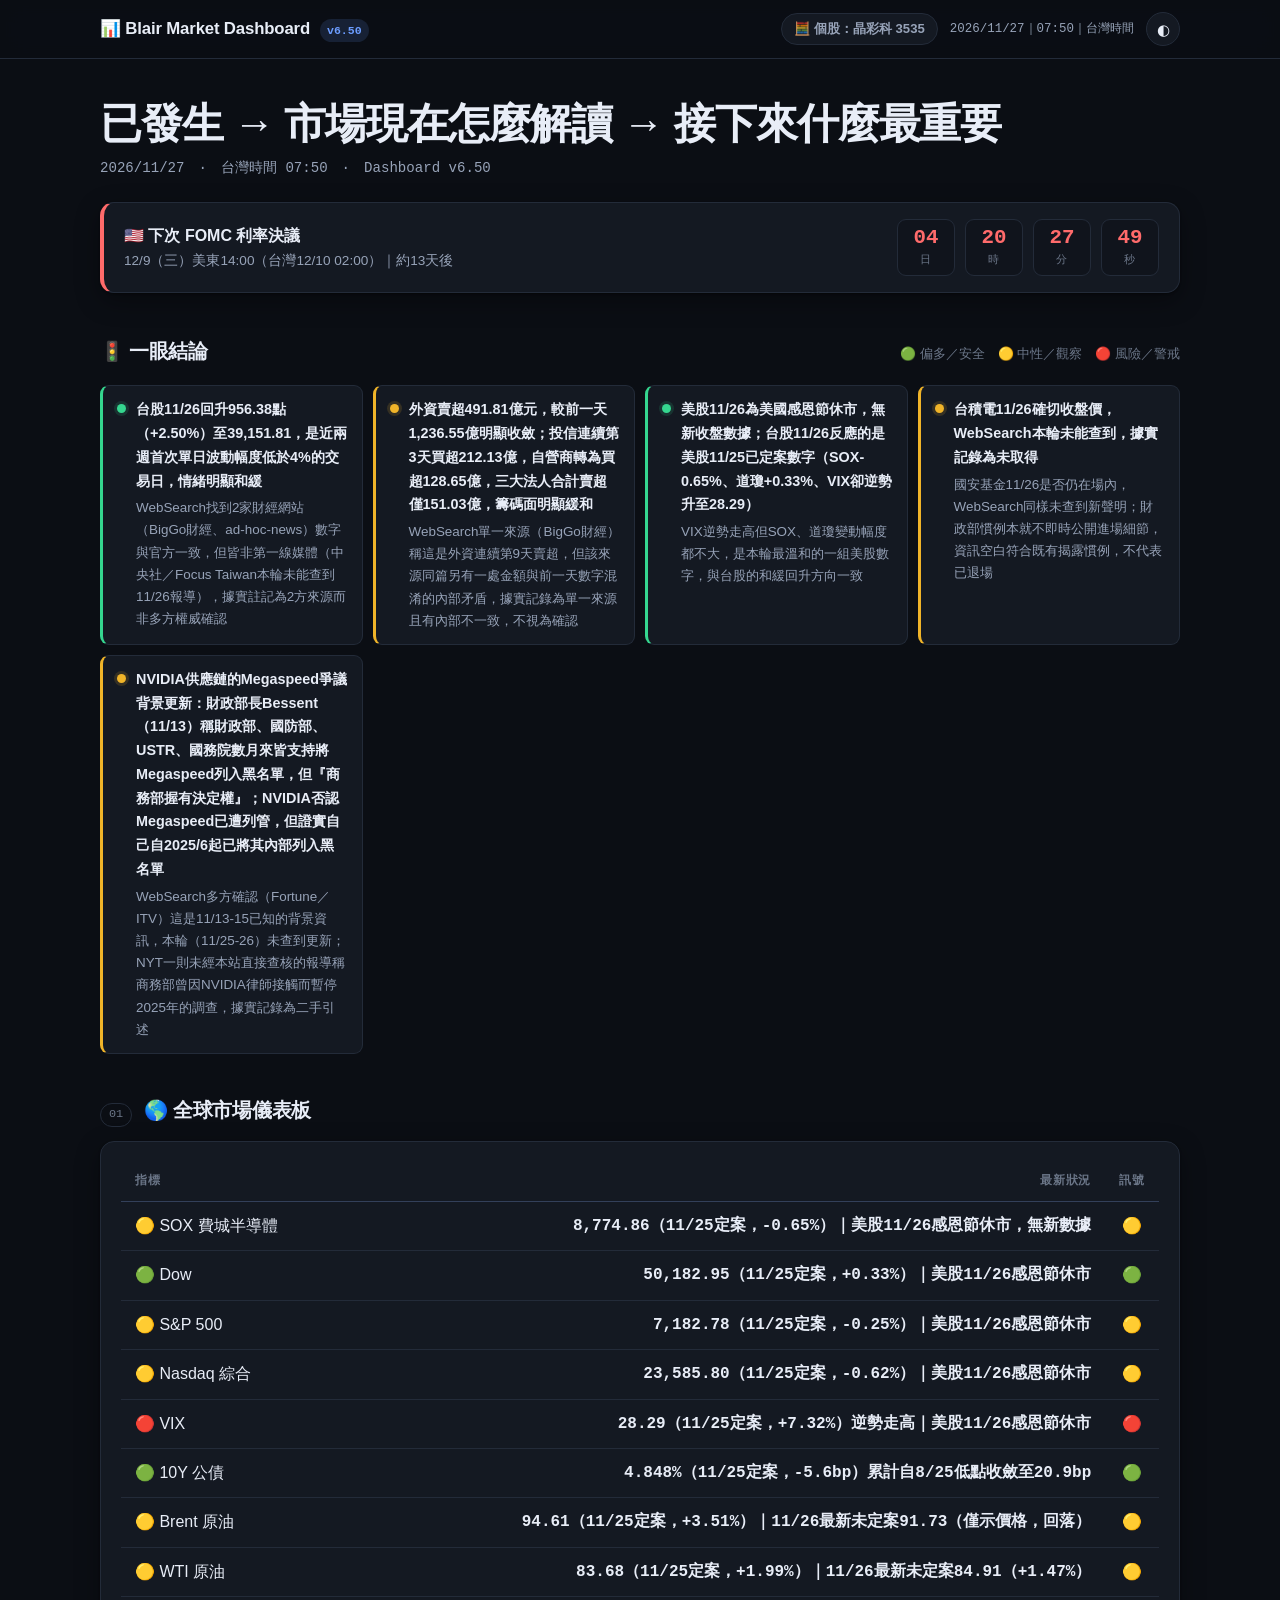
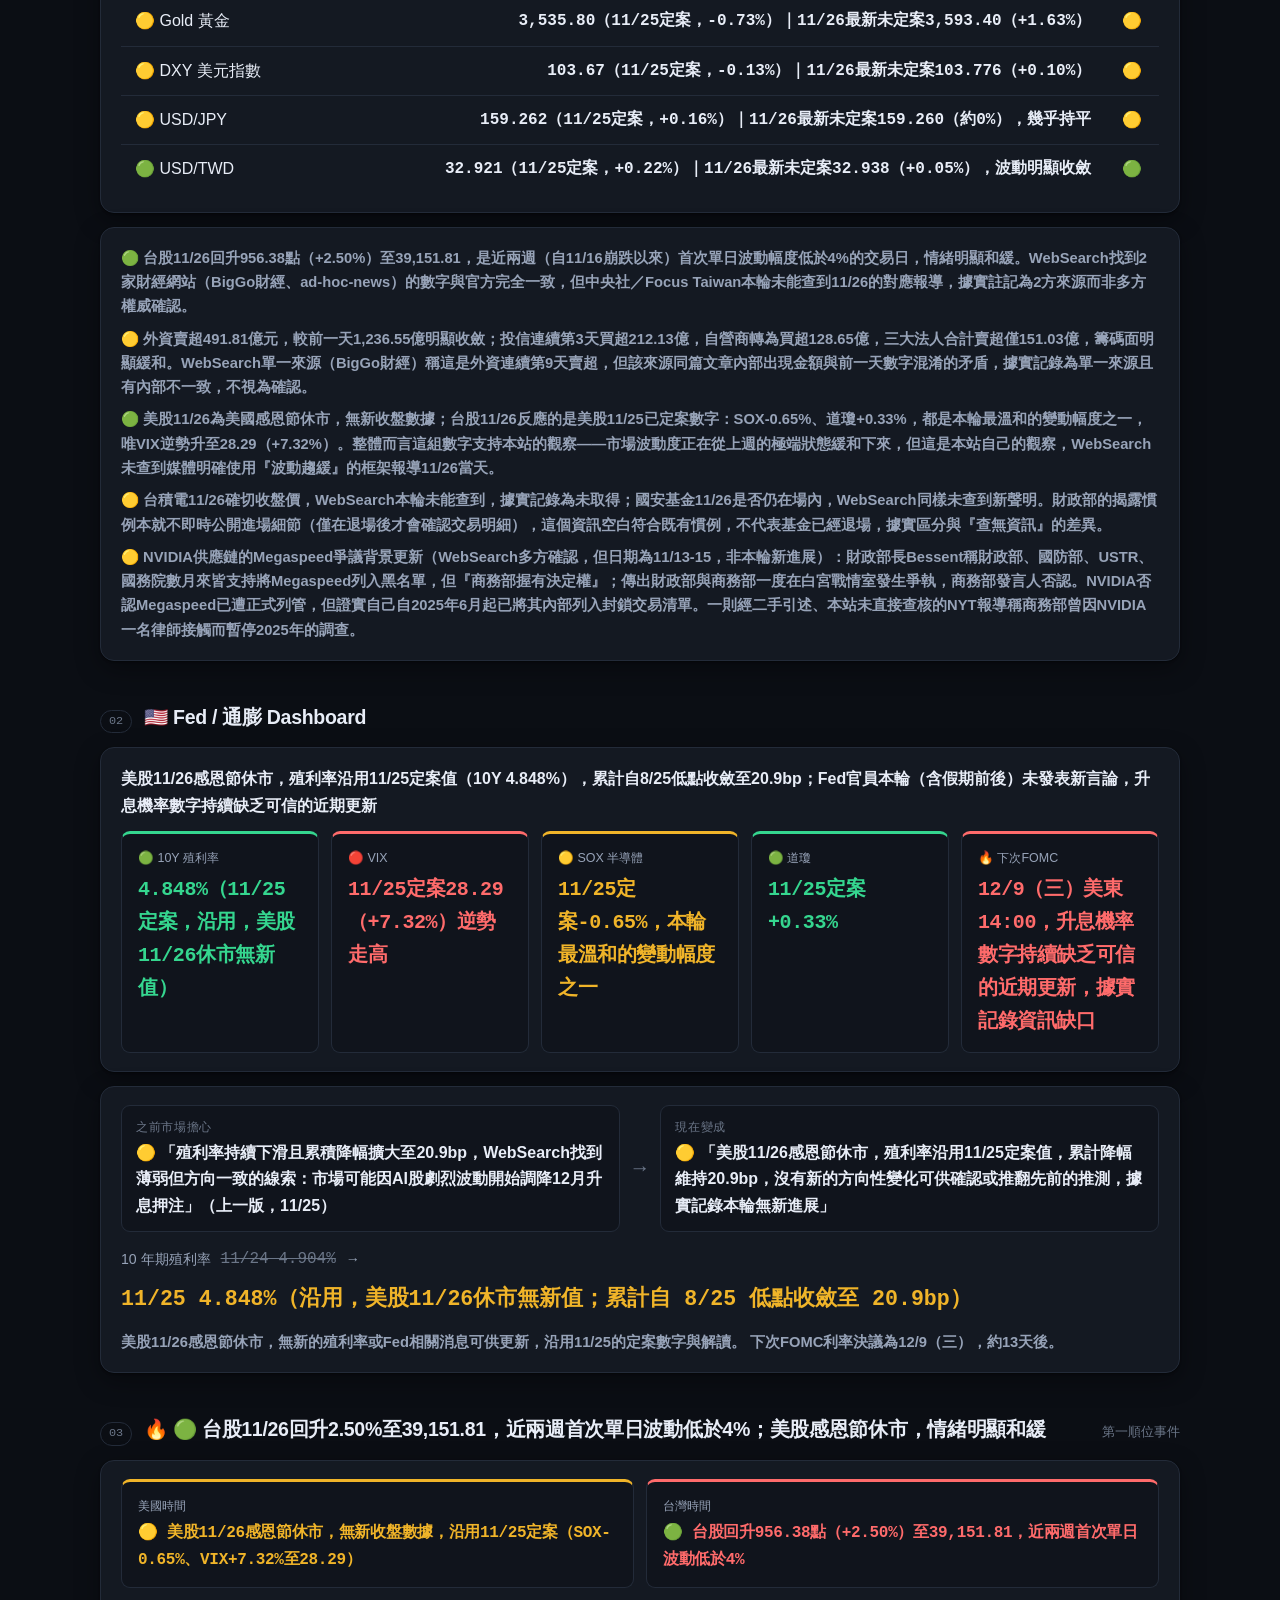
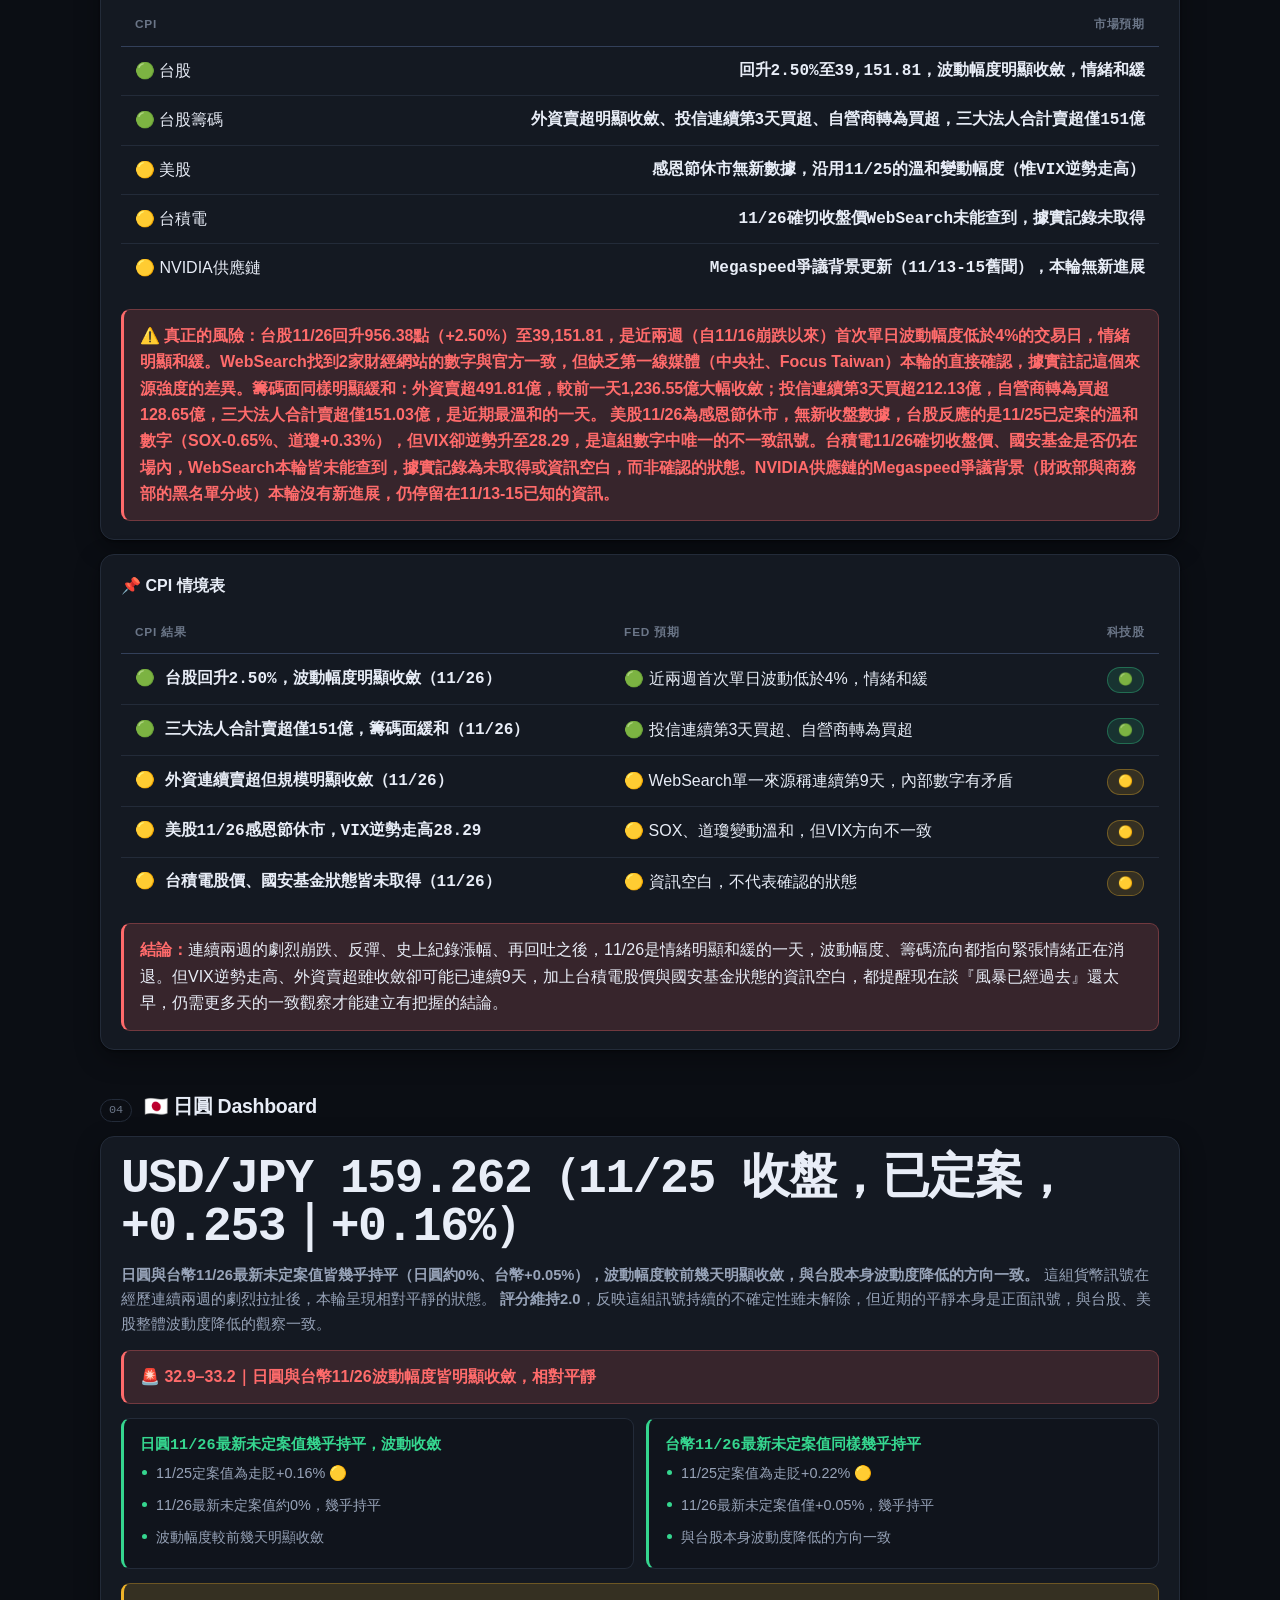
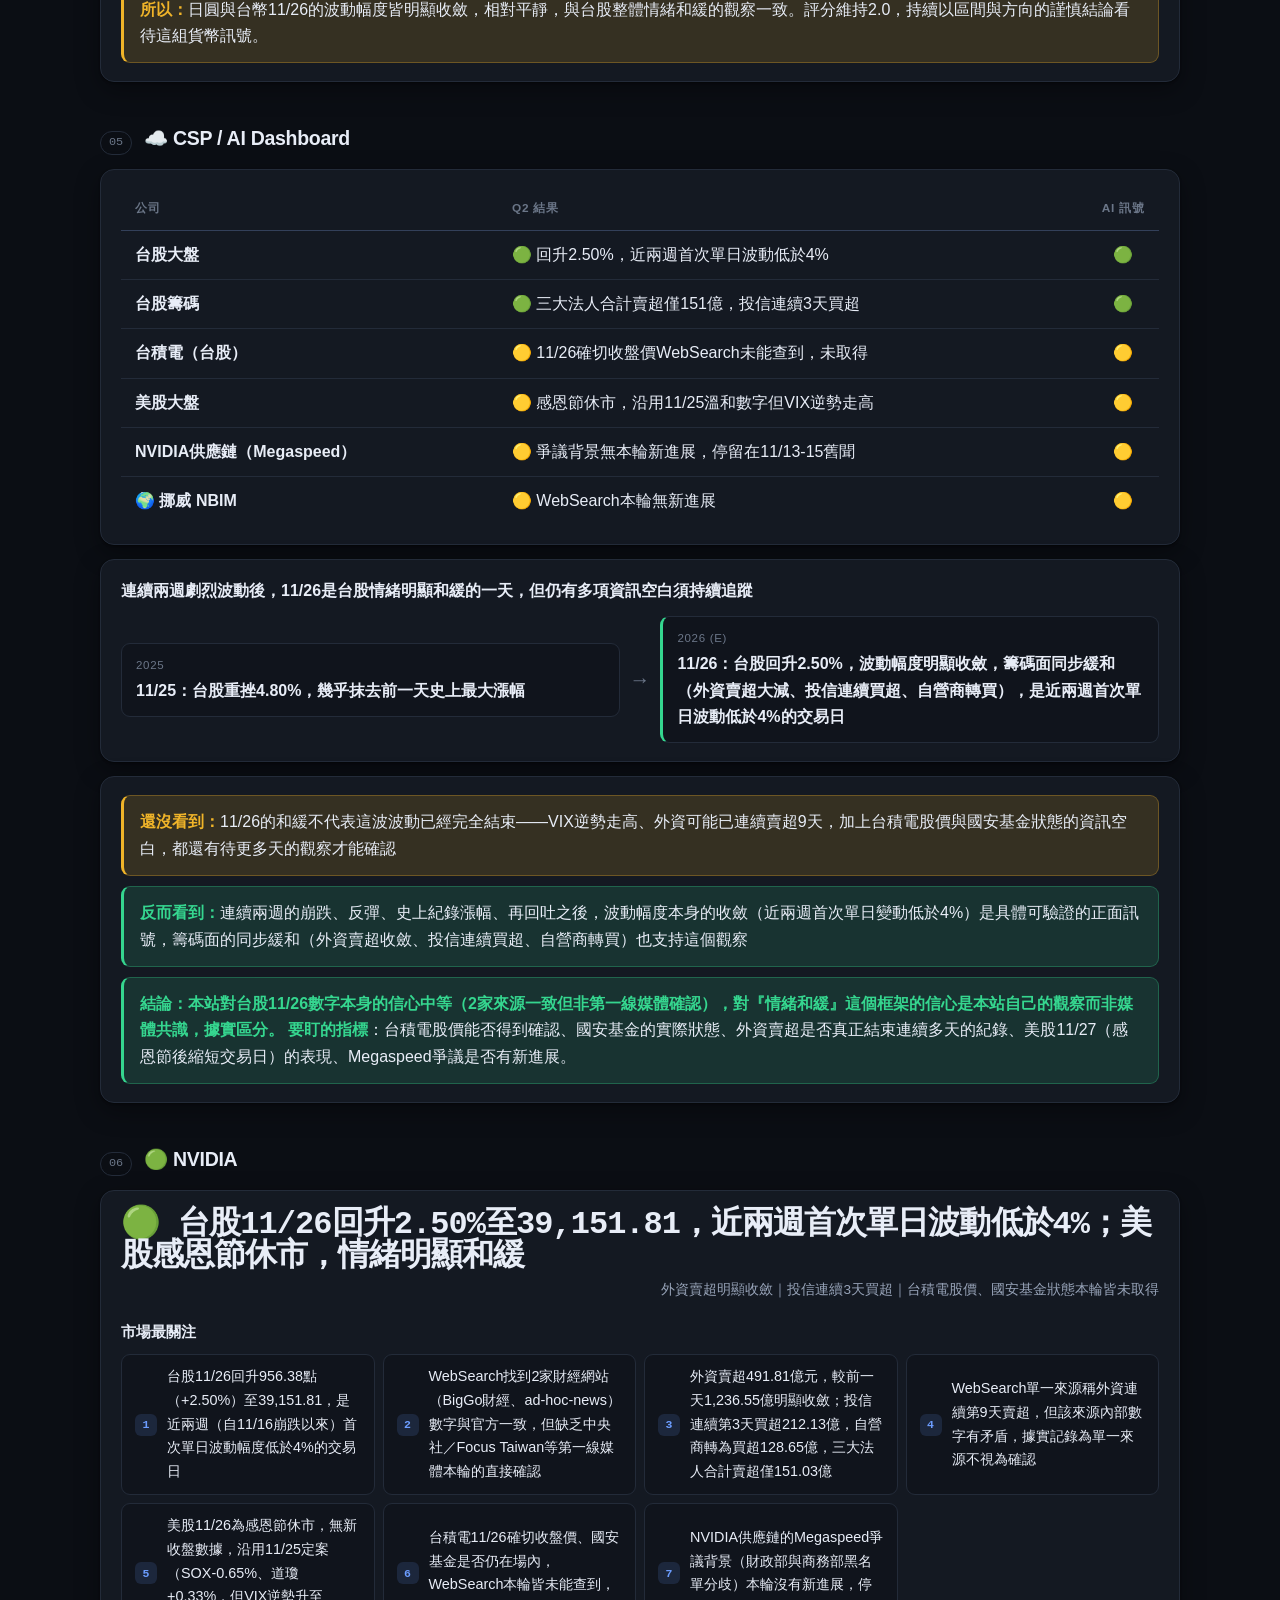
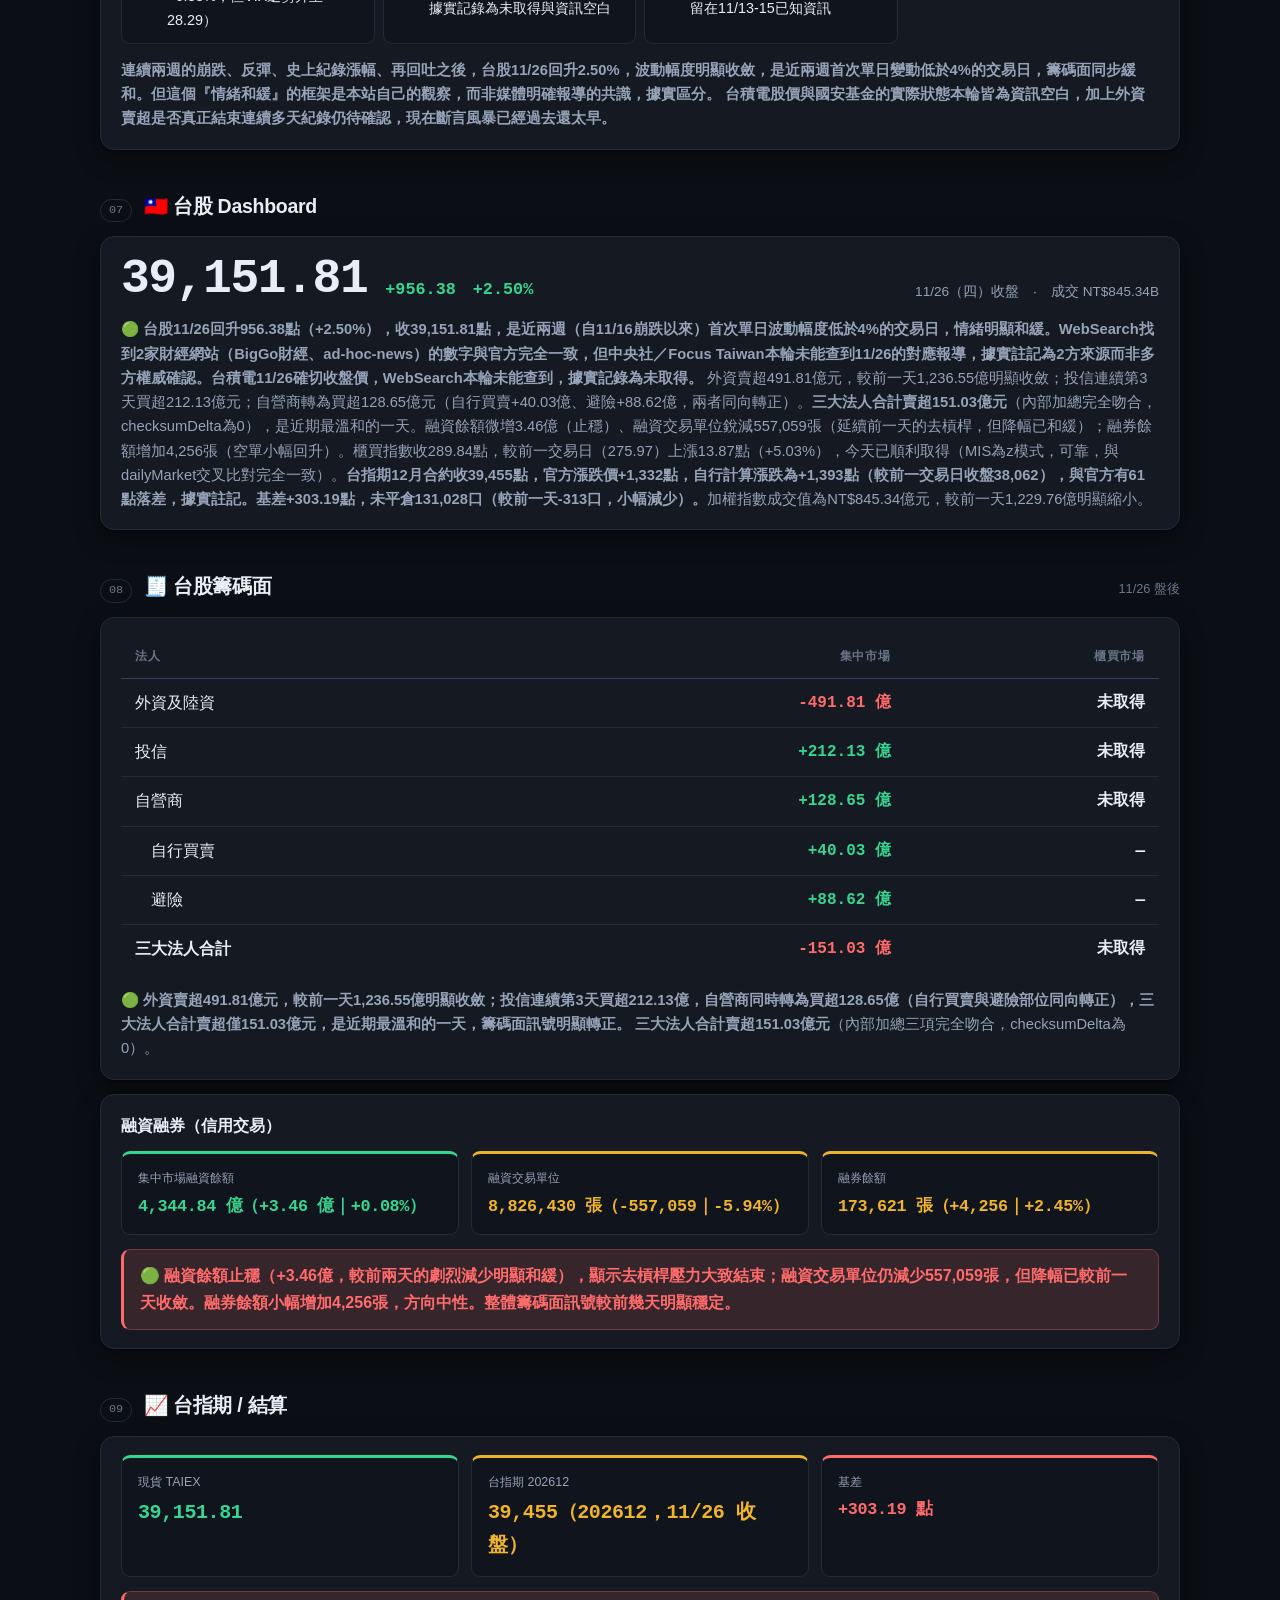
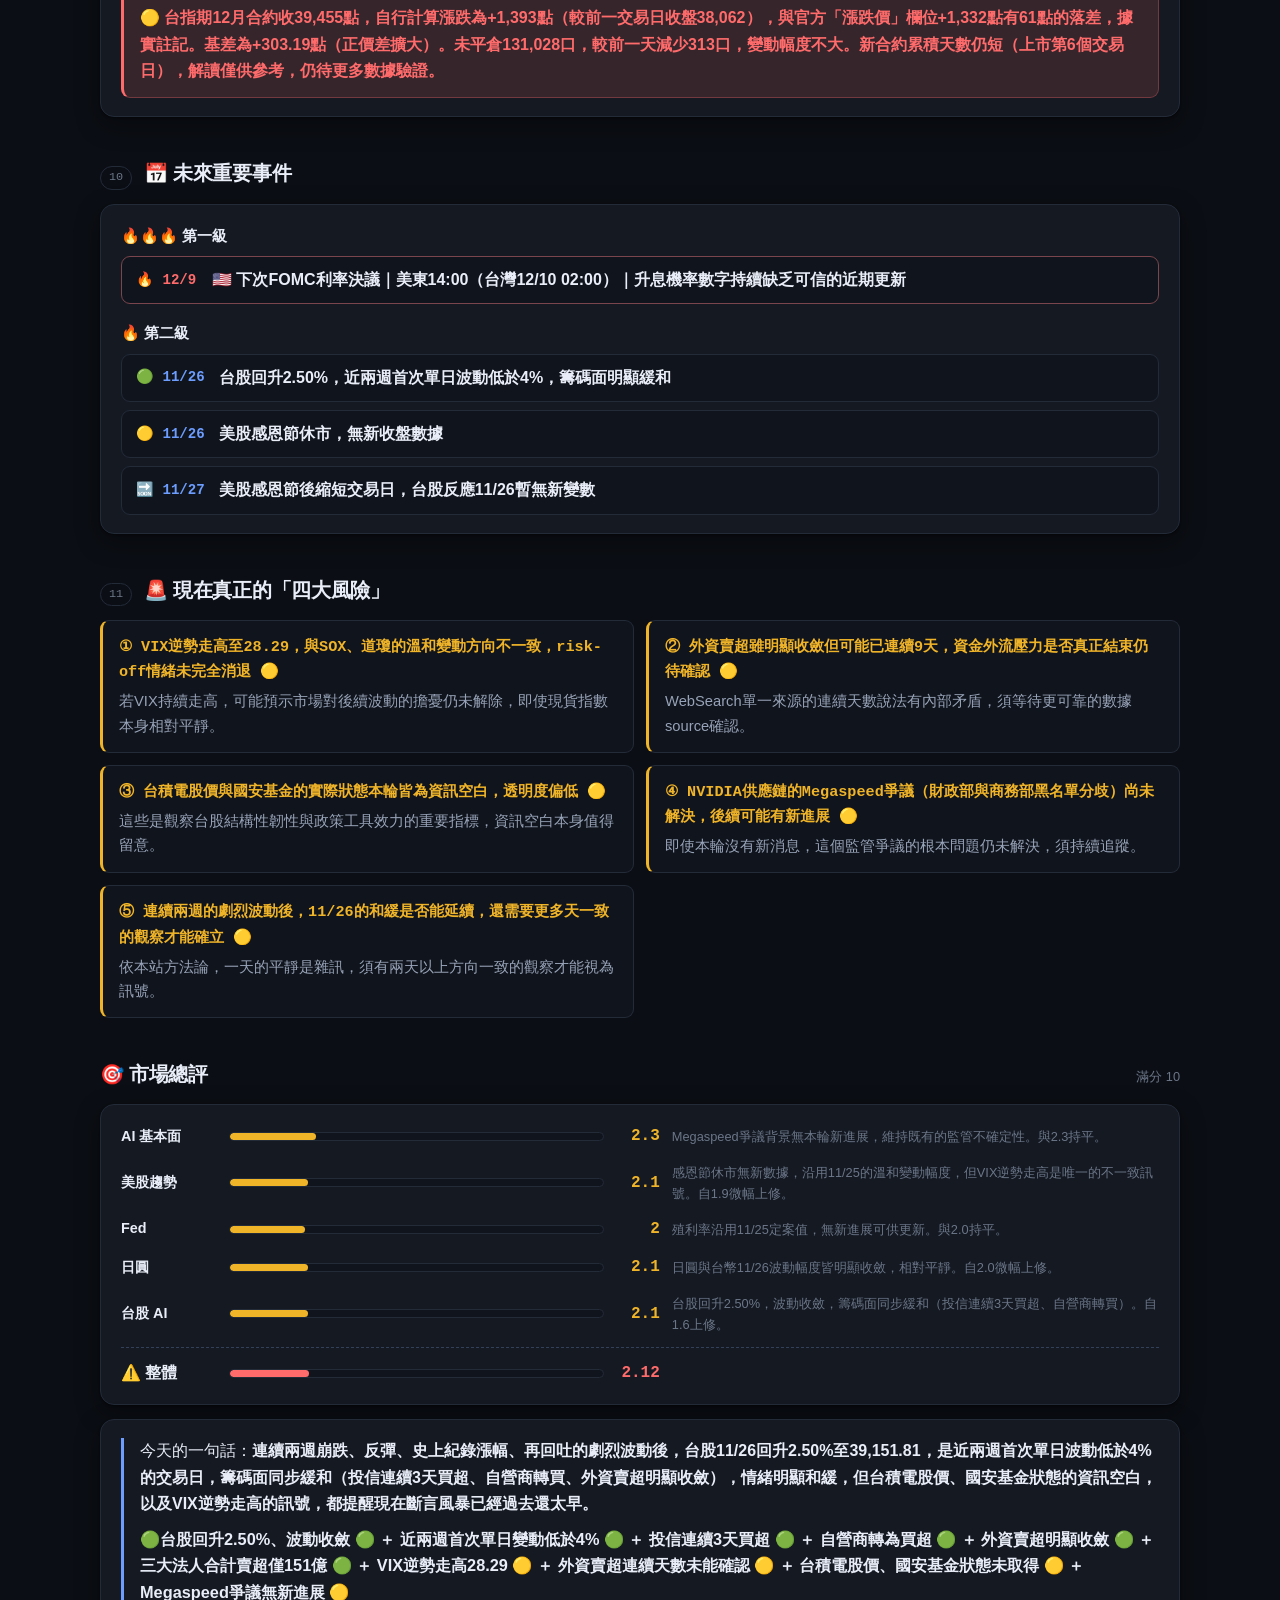
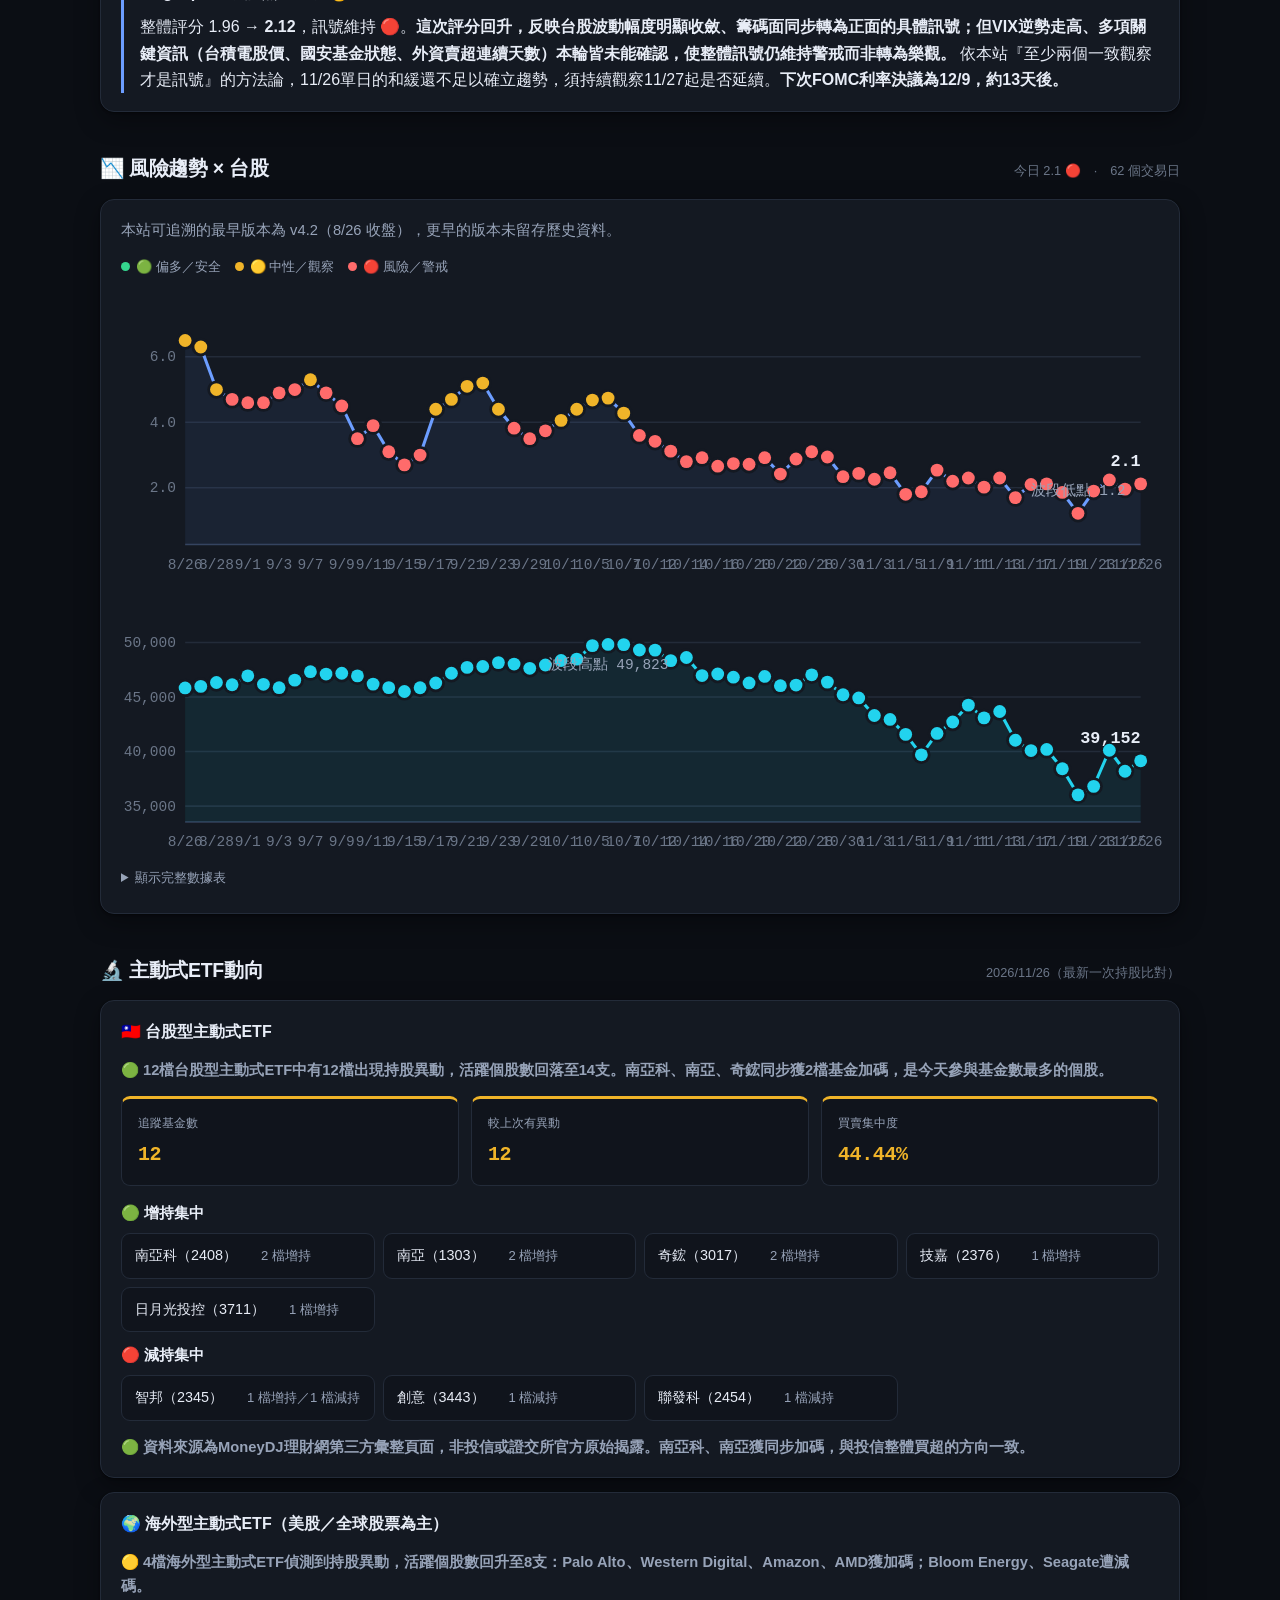
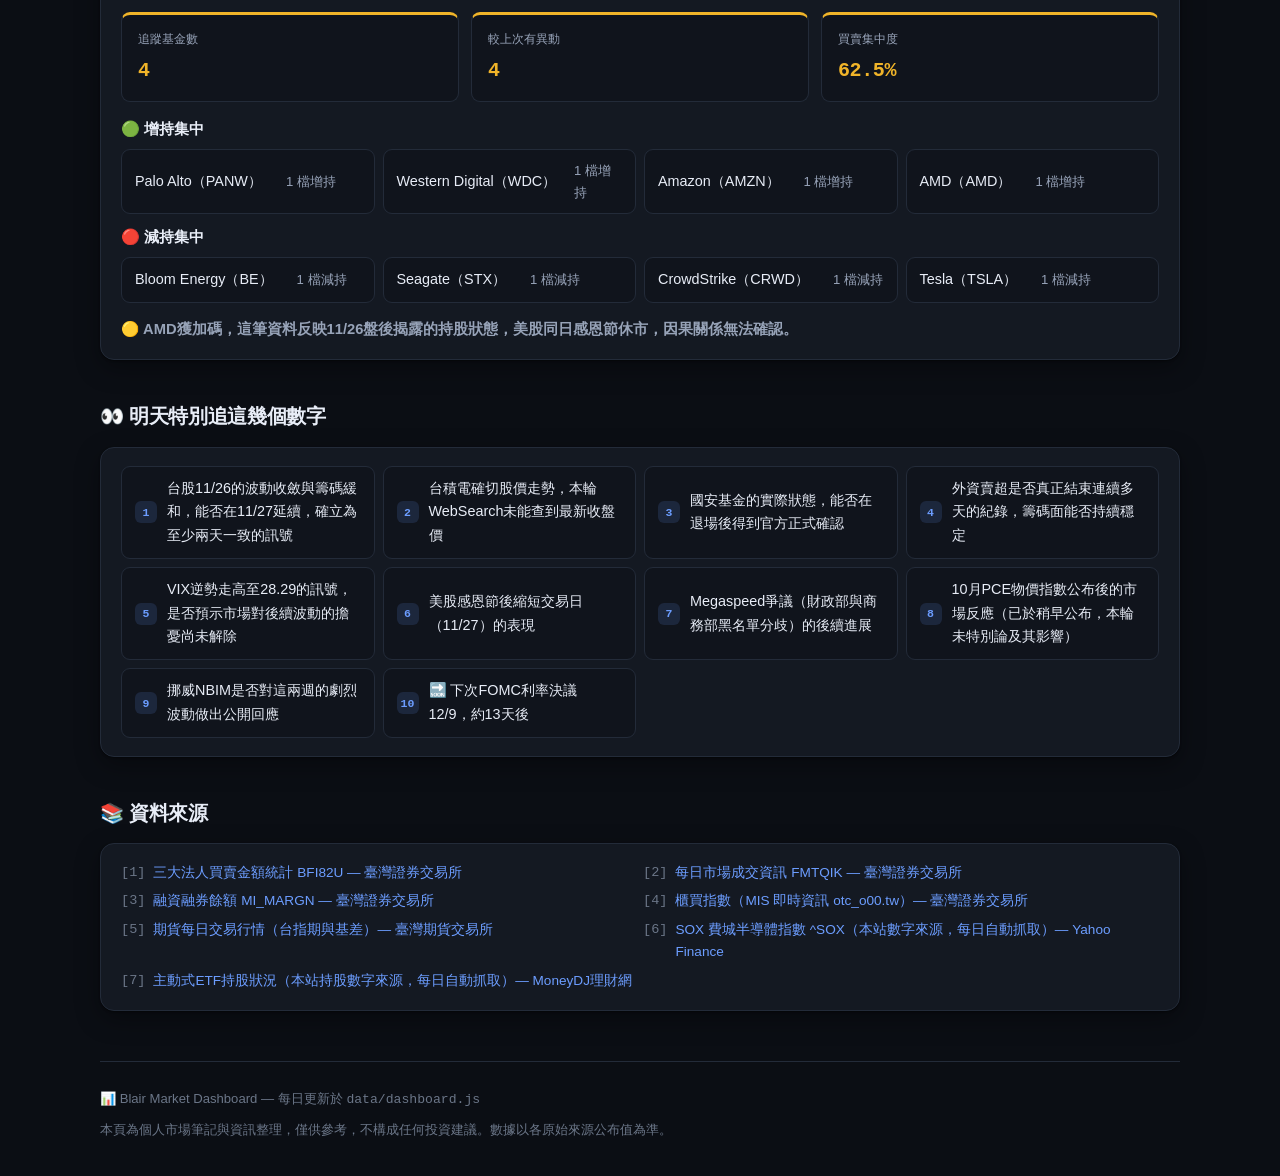
<file: index.html>
<!DOCTYPE html>
<html lang="zh-Hant" data-theme="dark">
<head>
<meta charset="utf-8">
<meta name="viewport" content="width=device-width, initial-scale=1">
<title>Blair Market Dashboard</title>
<meta name="description" content="每日市場儀表板：美股、Fed / CPI、日圓、AI CapEx、NVIDIA、台股與台指期，一頁看完今天真正重要的事。">
<meta name="color-scheme" content="light dark">
<meta property="og:title" content="Blair Market Dashboard">
<meta property="og:description" content="已發生 → 市場現在怎麼解讀 → 接下來什麼最重要">
<meta property="og:type" content="website">
<link rel="icon" href="data:image/svg+xml,<svg xmlns='http://www.w3.org/2000/svg' viewBox='0 0 100 100'><text y='.9em' font-size='90'>📊</text></svg>">
<link rel="stylesheet" href="assets/style.css">
</head>
<body>

<header class="masthead">
  <div class="masthead-inner">
    <div class="brand">
      <span class="brand-name">📊 Blair Market Dashboard</span>
      <span class="brand-ver" id="brand-ver">v—</span>
    </div>
    <div class="masthead-meta">
      <a class="mast-link" href="stock/3535.html">🧮 個股：晶彩科 3535</a>
      <span class="stamp" id="stamp">—</span>
      <button class="theme-btn" id="theme-btn" type="button" aria-label="切換深色／淺色模式" title="切換深色／淺色模式">◐</button>
    </div>
  </div>
</header>

<nav class="toc" aria-label="章節導覽">
  <ul>
    <li><a href="#global">① 全球市場</a></li>
    <li><a href="#fed">② Fed / 通膨</a></li>
    <li><a href="#cpi">③ CPI</a></li>
    <li><a href="#jpy">④ 日圓</a></li>
    <li><a href="#csp">⑤ CSP / AI</a></li>
    <li><a href="#nvidia">⑥ NVIDIA</a></li>
    <li><a href="#taiex">⑦ 台股</a></li>
    <li><a href="#chips">⑧ 籌碼面</a></li>
    <li><a href="#futures">⑨ 台指期</a></li>
    <li><a href="#calendar">⑩ 重要事件</a></li>
    <li><a href="#risks">⑪ 四大風險</a></li>
    <li><a href="#scores">🎯 總評</a></li>
    <li><a href="#trend">📉 風險趨勢</a></li>
    <li><a href="#active-etf">🔬 主動式ETF</a></li>
    <li><a href="#watchlist">👀 追蹤清單</a></li>
  </ul>
</nav>

<main class="wrap">

  <div class="hero">
    <h1>已發生 → 市場現在怎麼解讀 → 接下來什麼最重要</h1>
    <p class="sub" id="hero-sub">載入中…</p>
    <div class="countdown" id="countdown" hidden>
      <div>
        <div class="countdown-label" id="cd-label"></div>
        <div class="countdown-note" id="cd-note"></div>
      </div>
      <div class="countdown-clock" id="cd-clock"></div>
    </div>
  </div>

  <section class="block" id="verdict">
    <div class="block-head">
      <h2>🚦 一眼結論</h2>
      <span class="hint">🟢 偏多／安全　🟡 中性／觀察　🔴 風險／警戒</span>
    </div>
    <div class="verdict-grid" id="verdict-grid"></div>
  </section>

  <section class="block" id="global">
    <div class="block-head"><span class="kicker">01</span><h2>🌎 全球市場儀表板</h2></div>
    <div class="card">
      <div class="table-scroll">
        <table>
          <thead><tr><th>指標</th><th class="num" style="text-align:right">最新狀況</th><th class="sig">訊號</th></tr></thead>
          <tbody id="global-rows"></tbody>
        </table>
      </div>
    </div>
    <div class="card" id="global-notes"></div>
  </section>

  <section class="block" id="fed">
    <div class="block-head"><span class="kicker">02</span><h2>🇺🇸 Fed / 通膨 Dashboard</h2></div>
    <div class="card">
      <h3 id="fed-headline" style="font-size:1rem;margin-bottom:12px"></h3>
      <div class="stats" id="fed-stats"></div>
    </div>
    <div class="card">
      <div class="shift" id="fed-shift"></div>
      <div class="prob" id="fed-prob"></div>
      <p class="note" id="fed-foot" style="margin-top:12px"></p>
    </div>
  </section>

  <section class="block" id="cpi">
    <div class="block-head"><span class="kicker">03</span><h2 id="cpi-title">🔥 CPI</h2><span class="hint">第一順位事件</span></div>
    <div class="card">
      <div class="stats" id="cpi-release"></div>
      <div class="table-scroll" style="margin-top:16px">
        <table>
          <thead><tr><th>CPI</th><th class="num" style="text-align:right">市場預期</th></tr></thead>
          <tbody id="cpi-exp"></tbody>
        </table>
      </div>
      <div class="callout s-r" id="cpi-fear" style="margin-top:16px"></div>
    </div>
    <div class="card">
      <h3 style="font-size:1rem;margin-bottom:12px">📌 CPI 情境表</h3>
      <div class="table-scroll">
        <table>
          <thead><tr><th>CPI 結果</th><th>Fed 預期</th><th class="sig">科技股</th></tr></thead>
          <tbody id="cpi-scen"></tbody>
        </table>
      </div>
      <div class="callout s-r" id="cpi-conc" style="margin-top:16px"></div>
    </div>
  </section>

  <section class="block" id="jpy">
    <div class="block-head"><span class="kicker">04</span><h2>🇯🇵 日圓 Dashboard</h2></div>
    <div class="card">
      <div class="bigfig"><span class="figure" id="jpy-level"></span></div>
      <p class="note" id="jpy-bg" style="margin-top:12px"></p>
      <div class="callout s-r" id="jpy-key" style="margin-top:14px"></div>
      <div class="branches" id="jpy-branches" style="margin-top:14px"></div>
      <div class="callout s-y" id="jpy-conc" style="margin-top:14px"></div>
    </div>
  </section>

  <section class="block" id="csp">
    <div class="block-head"><span class="kicker">05</span><h2>☁️ CSP / AI Dashboard</h2></div>
    <div class="card">
      <div class="table-scroll">
        <table>
          <thead><tr><th>公司</th><th>Q2 結果</th><th class="sig">AI 訊號</th></tr></thead>
          <tbody id="csp-rows"></tbody>
        </table>
      </div>
    </div>
    <div class="card" id="csp-capex"></div>
    <div class="card" id="csp-take"></div>
  </section>

  <section class="block" id="nvidia">
    <div class="block-head"><span class="kicker">06</span><h2>🟢 NVIDIA</h2></div>
    <div class="card">
      <div class="bigfig">
        <span class="figure" id="nv-event" style="font-size:clamp(1.4rem,4vw,2rem)"></span>
        <span class="meta" id="nv-sub"></span>
      </div>
      <h3 style="font-size:.95rem;margin:18px 0 10px">市場最關注</h3>
      <ul class="checklist" id="nv-watch"></ul>
      <p class="note" id="nv-note" style="margin-top:14px"></p>
    </div>
  </section>

  <section class="block" id="taiex">
    <div class="block-head"><span class="kicker">07</span><h2>🇹🇼 台股 Dashboard</h2></div>
    <div class="card">
      <div class="bigfig">
        <span class="figure" id="tw-close"></span>
        <span class="delta" id="tw-delta"></span>
        <span class="meta" id="tw-meta"></span>
      </div>
      <p class="note" id="tw-note" style="margin-top:14px"></p>
    </div>
  </section>

  <section class="block" id="chips">
    <div class="block-head"><span class="kicker">08</span><h2>🧾 台股籌碼面</h2><span class="hint" id="chips-date"></span></div>
    <div class="card">
      <div class="table-scroll">
        <table>
          <thead><tr><th>法人</th><th class="num" style="text-align:right">集中市場</th><th class="num" style="text-align:right">櫃買市場</th></tr></thead>
          <tbody id="chips-rows"></tbody>
        </table>
      </div>
      <p class="note" id="chips-note" style="margin-top:14px"></p>
    </div>
    <div class="card">
      <h3 style="font-size:1rem;margin-bottom:12px" id="margin-title"></h3>
      <div class="stats" id="margin-stats"></div>
      <div class="callout s-r" id="margin-warning" style="margin-top:14px"></div>
    </div>
  </section>

  <section class="block" id="futures">
    <div class="block-head"><span class="kicker">09</span><h2>📈 台指期 / 結算</h2></div>
    <div class="card">
      <div class="stats" id="fut-stats"></div>
      <div class="callout s-r" id="fut-note" style="margin-top:14px"></div>
    </div>
  </section>

  <section class="block" id="calendar">
    <div class="block-head"><span class="kicker">10</span><h2>📅 未來重要事件</h2></div>
    <div class="card">
      <div class="cal-tier">
        <h3>🔥🔥🔥 第一級</h3>
        <div class="cal-list" id="cal-1"></div>
      </div>
      <div class="cal-tier">
        <h3>🔥 第二級</h3>
        <div class="cal-list" id="cal-2"></div>
      </div>
    </div>
  </section>

  <section class="block" id="risks">
    <div class="block-head"><span class="kicker">11</span><h2>🚨 現在真正的「四大風險」</h2></div>
    <div class="branches" id="risk-list"></div>
  </section>

  <section class="block" id="scores">
    <div class="block-head"><h2>🎯 市場總評</h2><span class="hint">滿分 10</span></div>
    <div class="card">
      <div class="scores" id="score-list"></div>
    </div>
    <div class="card">
      <div class="summary" id="score-summary"></div>
    </div>
  </section>

  <section class="block" id="trend">
    <div class="block-head"><h2>📉 風險趨勢 × 台股</h2><span class="hint" id="trend-hint"></span></div>
    <div class="card">
      <p class="note" id="trend-note" style="margin-bottom:14px"></p>
      <div class="trend-legend">
        <span class="key"><span class="sw" style="background:var(--green)"></span>🟢 偏多／安全</span>
        <span class="key"><span class="sw" style="background:var(--yellow)"></span>🟡 中性／觀察</span>
        <span class="key"><span class="sw" style="background:var(--red)"></span>🔴 風險／警戒</span>
      </div>
      <div class="trend-chart-wrap" id="trend-wrap">
        <div id="trend-tooltip" class="trend-tooltip"></div>
        <svg class="trend-chart" id="trend-svg-score" viewBox="0 0 680 190"></svg>
        <svg class="trend-chart" id="trend-svg-taiex" viewBox="0 0 680 170"></svg>
      </div>
      <details class="trend-table">
        <summary>顯示完整數據表</summary>
        <div class="table-scroll">
          <table>
            <thead><tr><th>交易日</th><th>版本</th><th class="num">評分</th><th class="sig">訊號</th><th class="num">TAIEX 收盤</th><th class="num">單日漲跌</th></tr></thead>
            <tbody id="trend-table-body"></tbody>
          </table>
        </div>
      </details>
    </div>
  </section>

  <section class="block" id="active-etf">
    <div class="block-head"><h2>🔬 主動式ETF動向</h2><span class="hint" id="etf-date"></span></div>
    <div class="card">
      <h3 style="font-size:1rem;margin-bottom:12px">🇹🇼 台股型主動式ETF</h3>
      <p class="note" id="etf-tw-summary" style="margin-bottom:14px"></p>
      <div class="stats" id="etf-tw-stats"></div>
      <div class="cal-tier" style="margin-top:14px">
        <h3>🟢 增持集中</h3>
        <ul class="checklist" id="etf-tw-bought"></ul>
      </div>
      <div class="cal-tier" style="margin-top:10px">
        <h3>🔴 減持集中</h3>
        <ul class="checklist" id="etf-tw-sold"></ul>
      </div>
      <p class="note" id="etf-tw-note" style="margin-top:14px"></p>
    </div>
    <div class="card">
      <h3 style="font-size:1rem;margin-bottom:12px">🌍 海外型主動式ETF（美股／全球股票為主）</h3>
      <p class="note" id="etf-os-summary" style="margin-bottom:14px"></p>
      <div class="stats" id="etf-os-stats"></div>
      <div class="cal-tier" style="margin-top:14px">
        <h3>🟢 增持集中</h3>
        <ul class="checklist" id="etf-os-bought"></ul>
      </div>
      <div class="cal-tier" style="margin-top:10px">
        <h3>🔴 減持集中</h3>
        <ul class="checklist" id="etf-os-sold"></ul>
      </div>
      <p class="note" id="etf-os-note" style="margin-top:14px"></p>
    </div>
  </section>

  <section class="block" id="watchlist">
    <div class="block-head"><h2>👀 明天特別追這幾個數字</h2></div>
    <div class="card">
      <ul class="checklist" id="watch-list"></ul>
    </div>
  </section>

  <section class="block" id="sources">
    <div class="block-head"><h2>📚 資料來源</h2></div>
    <div class="card">
      <ul class="sources" id="source-list"></ul>
    </div>
  </section>

  <footer class="site">
    <div>📊 Blair Market Dashboard — 每日更新於 <code>data/dashboard.js</code></div>
    <div class="disclaimer">本頁為個人市場筆記與資訊整理，僅供參考，不構成任何投資建議。數據以各原始來源公布值為準。</div>
  </footer>

</main>

<script src="data/dashboard.js"></script>
<script src="data/risk-history.js"></script>
<script src="assets/app.js"></script>
</body>
</html>
</file>
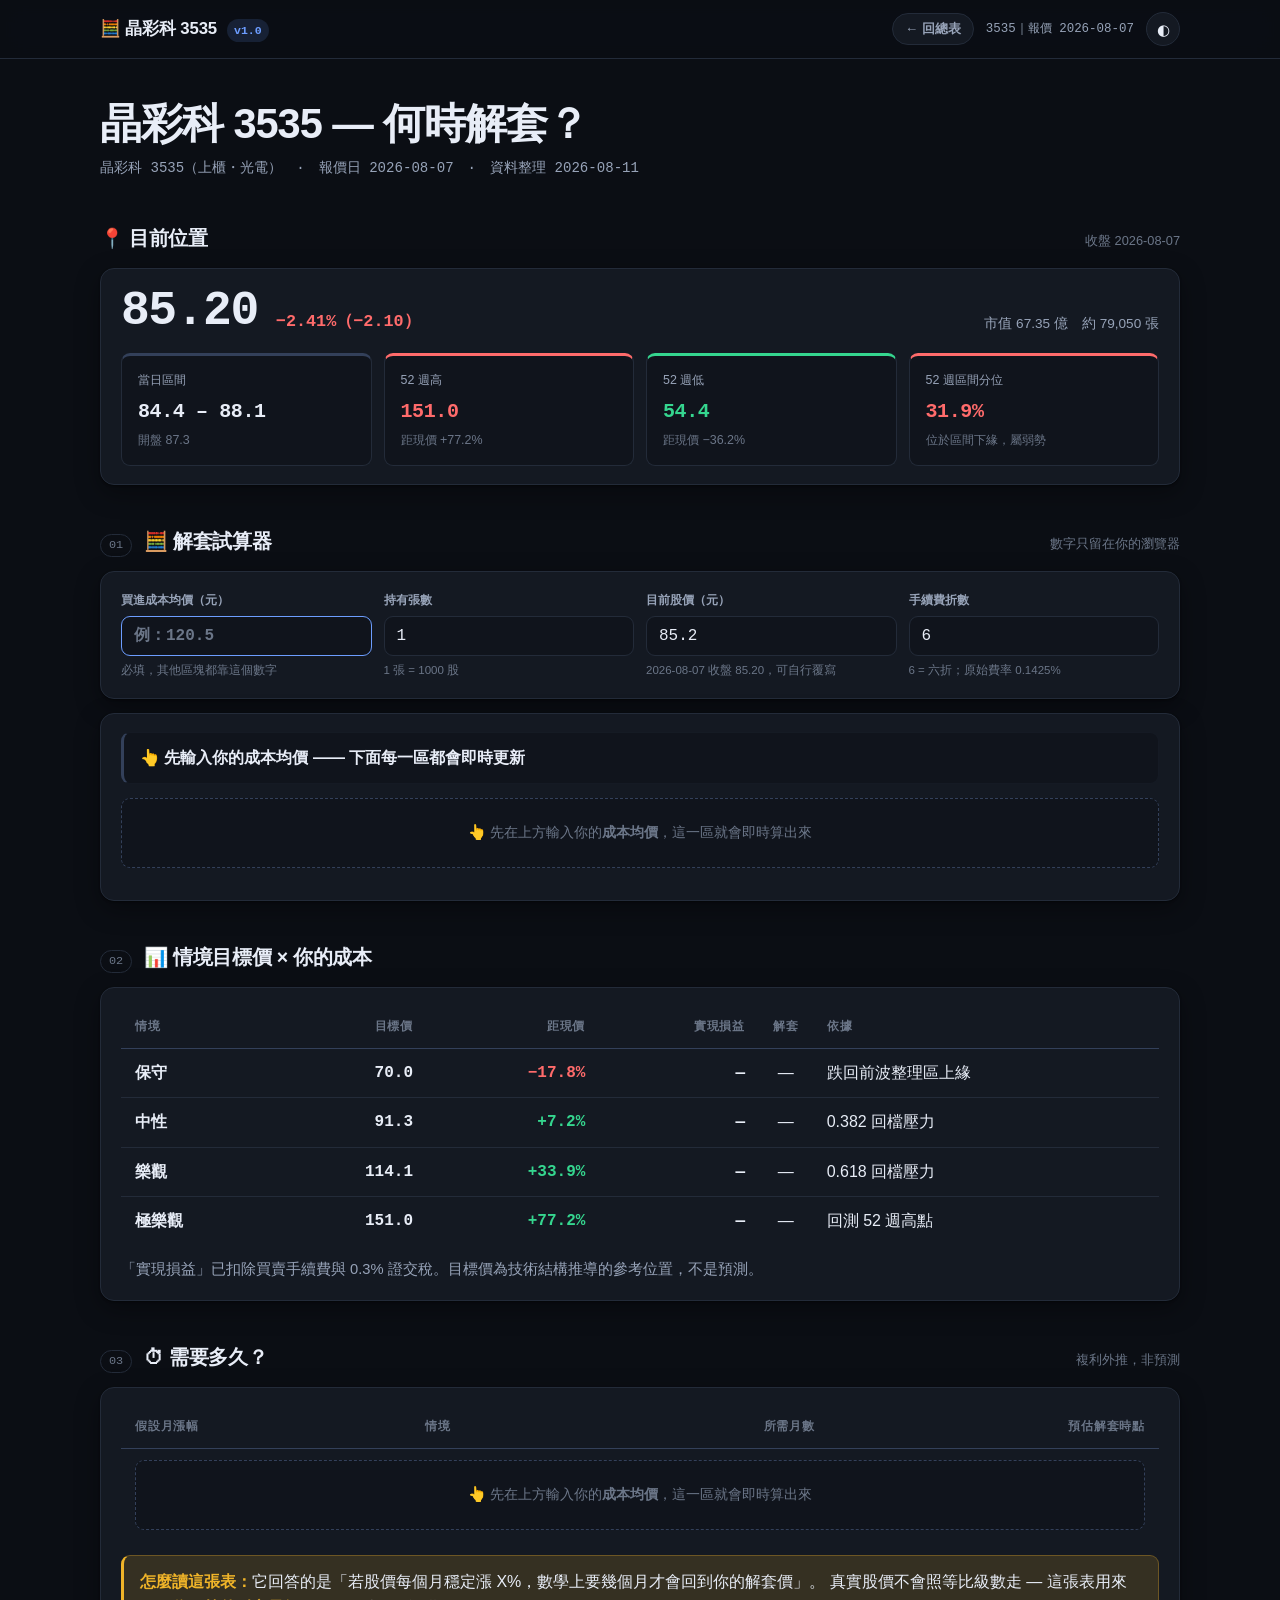
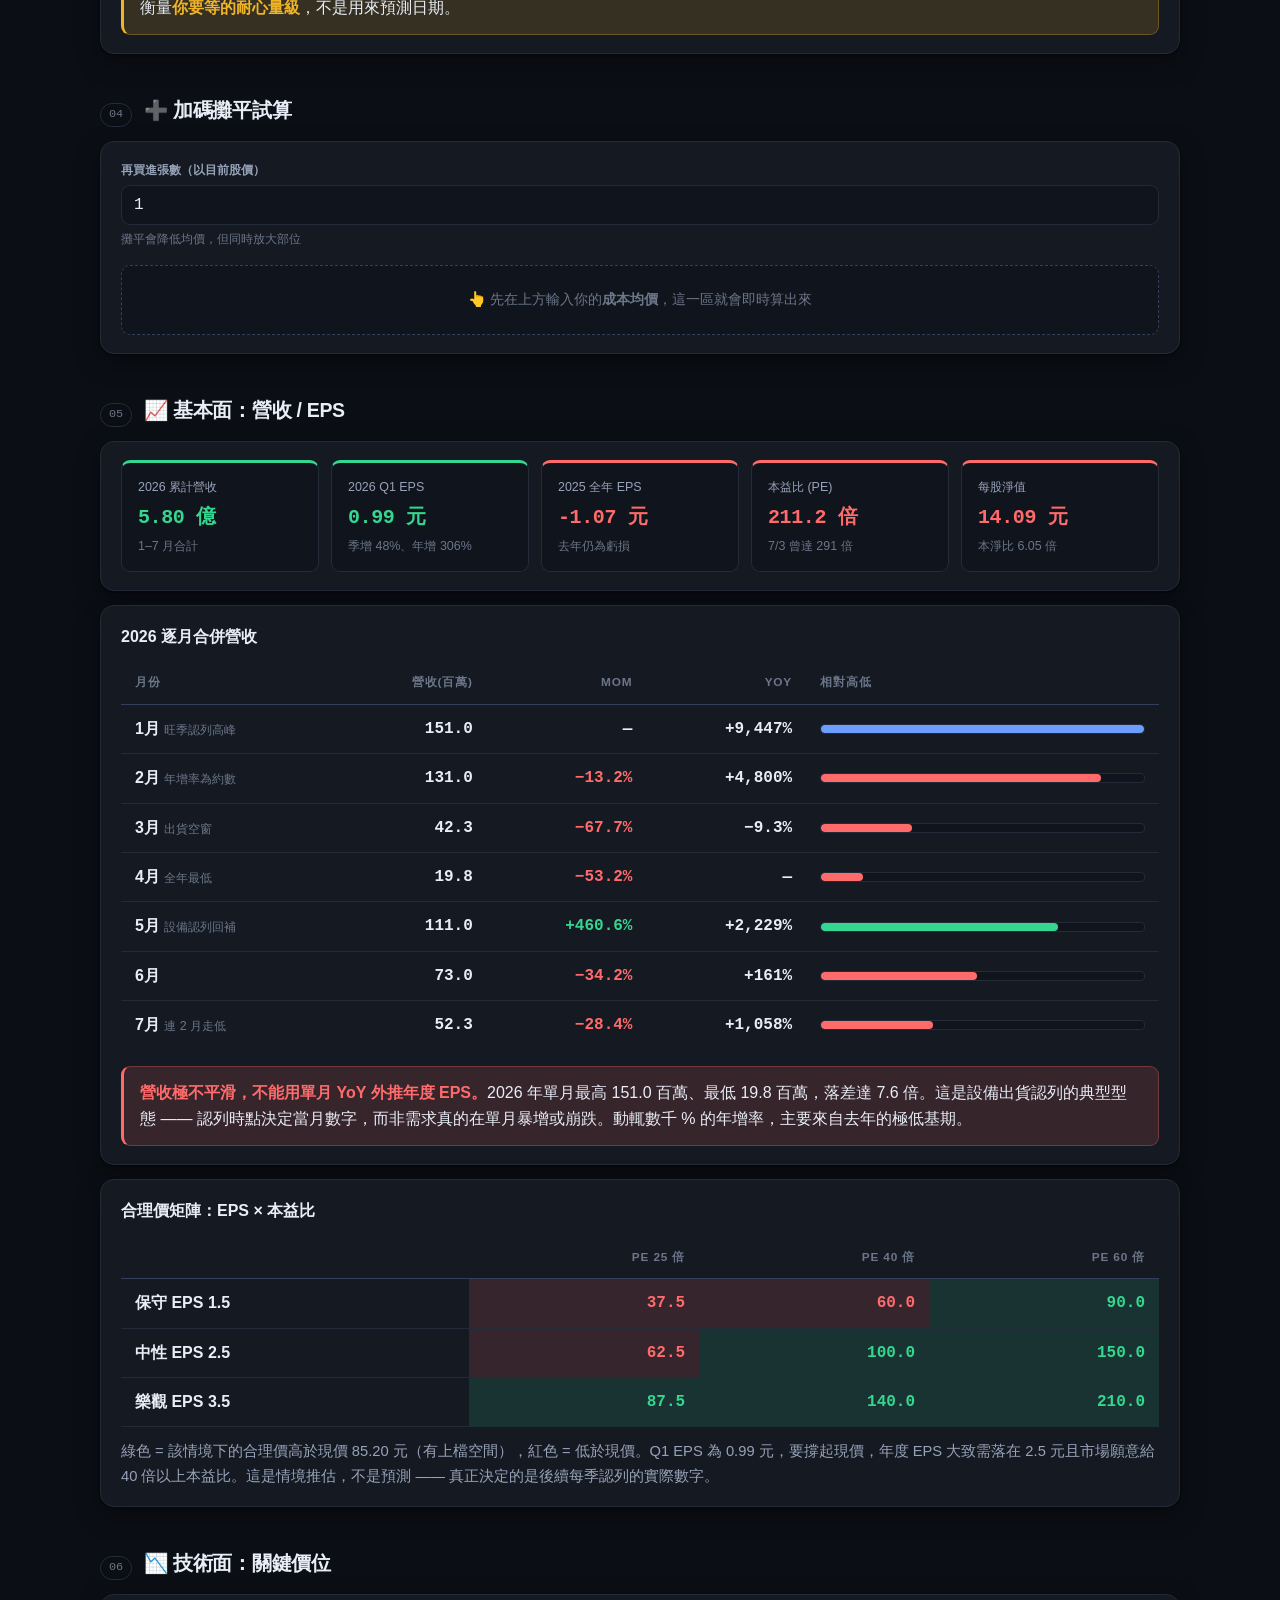
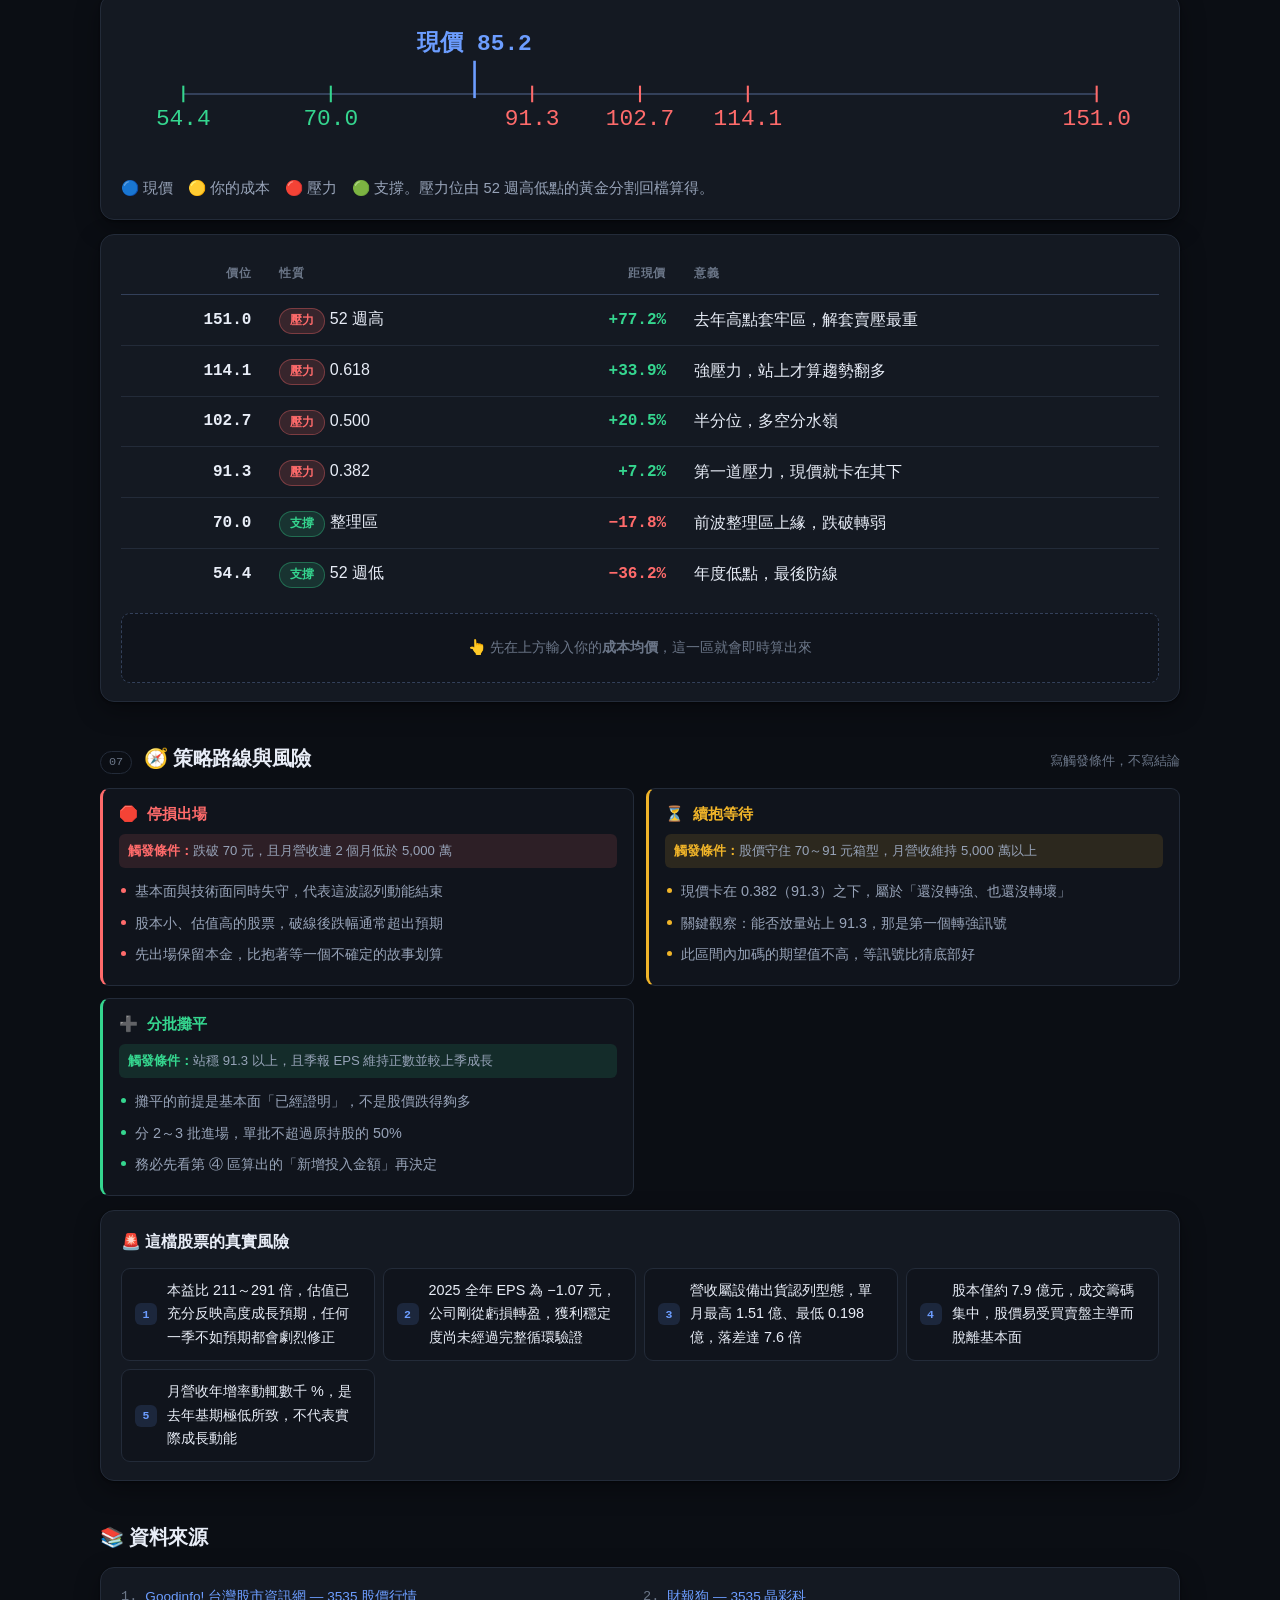
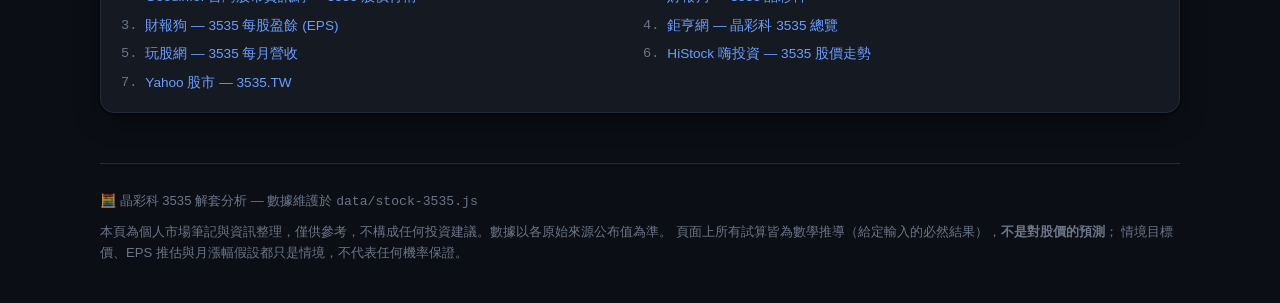
<file: stock/3535.html>
<!DOCTYPE html>
<html lang="zh-Hant" data-theme="dark">
<head>
<meta charset="utf-8">
<meta name="viewport" content="width=device-width, initial-scale=1">
<title>晶彩科 3535 — 解套試算</title>
<meta name="description" content="晶彩科 (3535) 解套分析：輸入你的成本均價，即時算出真實解套價、所需漲幅、需要多久，以及加碼攤平後的新均價，並附基本面、技術面與策略風險。">
<meta name="color-scheme" content="light dark">
<meta property="og:title" content="晶彩科 3535 — 何時解套？">
<meta property="og:description" content="輸入成本均價 → 立刻算出解套價、所需漲幅與時間推估">
<meta property="og:type" content="website">
<link rel="icon" href="data:image/svg+xml,<svg xmlns='http://www.w3.org/2000/svg' viewBox='0 0 100 100'><text y='.9em' font-size='90'>🧮</text></svg>">
<link rel="stylesheet" href="../assets/style.css">
</head>
<body>

<header class="masthead">
  <div class="masthead-inner">
    <div class="brand">
      <span class="brand-name">🧮 晶彩科 <span id="brand-code">3535</span></span>
      <span class="brand-ver" id="brand-ver">v—</span>
    </div>
    <div class="masthead-meta">
      <a class="mast-link" href="../index.html">← 回總表</a>
      <span class="stamp" id="stamp">—</span>
      <button class="theme-btn" id="theme-btn" type="button" aria-label="切換深色／淺色模式" title="切換深色／淺色模式">◐</button>
    </div>
  </div>
</header>

<nav class="toc" aria-label="章節導覽">
  <ul>
    <li><a href="#calc">① 解套試算</a></li>
    <li><a href="#targets">② 情境目標價</a></li>
    <li><a href="#time">③ 需要多久</a></li>
    <li><a href="#average">④ 加碼攤平</a></li>
    <li><a href="#fundamental">⑤ 基本面</a></li>
    <li><a href="#technical">⑥ 技術面</a></li>
    <li><a href="#strategy">⑦ 策略與風險</a></li>
    <li><a href="#sources">📚 資料來源</a></li>
  </ul>
</nav>

<main class="wrap">

  <div class="hero">
    <h1>晶彩科 3535 — 何時解套？</h1>
    <p class="sub" id="hero-sub">載入中…</p>
  </div>

  <section class="block" id="quote">
    <div class="block-head"><h2>📍 目前位置</h2><span class="hint" id="quote-hint"></span></div>
    <div class="card">
      <div class="bigfig">
        <span class="figure" id="q-price"></span>
        <span class="delta" id="q-delta"></span>
        <span class="meta" id="q-meta"></span>
      </div>
      <div class="stats" id="q-stats" style="margin-top:18px"></div>
    </div>
  </section>

  <section class="block" id="calc">
    <div class="block-head"><span class="kicker">01</span><h2>🧮 解套試算器</h2><span class="hint">數字只留在你的瀏覽器</span></div>
    <div class="card">
      <div class="calc-grid">
        <div class="field primary">
          <label for="in-cost">買進成本均價（元）</label>
          <input id="in-cost" type="number" inputmode="decimal" step="0.05" min="0" placeholder="例：120.5" autocomplete="off">
          <span class="field-hint">必填，其他區塊都靠這個數字</span>
        </div>
        <div class="field">
          <label for="in-lots">持有張數</label>
          <input id="in-lots" type="number" inputmode="decimal" step="1" min="0" value="1" autocomplete="off">
          <span class="field-hint">1 張 = 1000 股</span>
        </div>
        <div class="field">
          <label for="in-price">目前股價（元）</label>
          <input id="in-price" type="number" inputmode="decimal" step="0.05" min="0" autocomplete="off">
          <span class="field-hint" id="hint-price"></span>
        </div>
        <div class="field">
          <label for="in-disc">手續費折數</label>
          <input id="in-disc" type="number" inputmode="decimal" step="0.5" min="1" max="10" value="6" autocomplete="off">
          <span class="field-hint">6 = 六折；原始費率 0.1425%</span>
        </div>
      </div>
    </div>

    <div class="card">
      <div class="calc-status" id="calc-status"></div>
      <div class="stats" id="calc-out"></div>
      <p class="note" id="calc-foot" style="margin-top:14px"></p>
    </div>
  </section>

  <section class="block" id="targets">
    <div class="block-head"><span class="kicker">02</span><h2>📊 情境目標價 × 你的成本</h2></div>
    <div class="card">
      <div class="table-scroll">
        <table>
          <thead><tr>
            <th>情境</th><th class="num" style="text-align:right">目標價</th>
            <th class="num" style="text-align:right">距現價</th>
            <th class="num" style="text-align:right">實現損益</th>
            <th class="sig">解套</th><th>依據</th>
          </tr></thead>
          <tbody id="target-rows"></tbody>
        </table>
      </div>
      <p class="note" style="margin-top:12px">「實現損益」已扣除買賣手續費與 0.3% 證交稅。目標價為技術結構推導的參考位置，不是預測。</p>
    </div>
  </section>

  <section class="block" id="time">
    <div class="block-head"><span class="kicker">03</span><h2>⏱ 需要多久？</h2><span class="hint">複利外推，非預測</span></div>
    <div class="card" id="time-card">
      <div class="table-scroll">
        <table>
          <thead><tr>
            <th>假設月漲幅</th><th>情境</th>
            <th class="num" style="text-align:right">所需月數</th>
            <th class="num" style="text-align:right">預估解套時點</th>
          </tr></thead>
          <tbody id="time-rows"></tbody>
        </table>
      </div>
      <div class="callout s-y" style="margin-top:14px">
        <strong>怎麼讀這張表：</strong>它回答的是「若股價每個月穩定漲 X%，數學上要幾個月才會回到你的解套價」。
        真實股價不會照等比級數走 — 這張表用來衡量<strong>你要等的耐心量級</strong>，不是用來預測日期。
      </div>
    </div>
  </section>

  <section class="block" id="average">
    <div class="block-head"><span class="kicker">04</span><h2>➕ 加碼攤平試算</h2></div>
    <div class="card">
      <div class="calc-grid">
        <div class="field">
          <label for="in-add">再買進張數（以目前股價）</label>
          <input id="in-add" type="number" inputmode="decimal" step="1" min="0" value="1" autocomplete="off">
          <span class="field-hint">攤平會降低均價，但同時放大部位</span>
        </div>
      </div>
      <div id="avg-out" style="margin-top:16px"></div>
    </div>
  </section>

  <section class="block" id="fundamental">
    <div class="block-head"><span class="kicker">05</span><h2>📈 基本面：營收 / EPS</h2></div>
    <div class="card">
      <div class="stats" id="fund-stats"></div>
    </div>
    <div class="card">
      <h3 style="font-size:1rem;margin-bottom:12px">2026 逐月合併營收</h3>
      <div class="table-scroll">
        <table>
          <thead><tr>
            <th>月份</th><th class="num" style="text-align:right">營收(百萬)</th>
            <th class="num" style="text-align:right">MoM</th>
            <th class="num" style="text-align:right">YoY</th>
            <th>相對高低</th>
          </tr></thead>
          <tbody id="rev-rows"></tbody>
        </table>
      </div>
      <div class="callout s-r" id="rev-warn" style="margin-top:16px"></div>
    </div>
    <div class="card">
      <h3 style="font-size:1rem;margin-bottom:12px">合理價矩陣：EPS × 本益比</h3>
      <div class="table-scroll">
        <table class="matrix">
          <thead><tr id="fv-head"></tr></thead>
          <tbody id="fv-rows"></tbody>
        </table>
      </div>
      <p class="note" style="margin-top:12px" id="fv-note"></p>
    </div>
  </section>

  <section class="block" id="technical">
    <div class="block-head"><span class="kicker">06</span><h2>📉 技術面：關鍵價位</h2></div>
    <div class="card">
      <svg class="price-axis" id="price-axis" viewBox="0 0 1000 150" role="img" aria-label="52 週價格區間與關鍵價位"></svg>
      <p class="note" style="margin-top:8px">🔵 現價　🟡 你的成本　🔴 壓力　🟢 支撐。壓力位由 52 週高低點的黃金分割回檔算得。</p>
    </div>
    <div class="card">
      <div class="table-scroll">
        <table>
          <thead><tr>
            <th class="num" style="text-align:right">價位</th><th>性質</th>
            <th class="num" style="text-align:right">距現價</th><th>意義</th>
          </tr></thead>
          <tbody id="level-rows"></tbody>
        </table>
      </div>
      <div id="level-note" style="margin-top:14px"></div>
    </div>
  </section>

  <section class="block" id="strategy">
    <div class="block-head"><span class="kicker">07</span><h2>🧭 策略路線與風險</h2><span class="hint">寫觸發條件，不寫結論</span></div>
    <div class="branches" id="strategy-list"></div>
    <div class="card" style="margin-top:14px">
      <h3 style="font-size:1rem;margin-bottom:12px">🚨 這檔股票的真實風險</h3>
      <ul class="checklist" id="risk-list"></ul>
    </div>
  </section>

  <section class="block" id="sources">
    <div class="block-head"><h2>📚 資料來源</h2></div>
    <div class="card">
      <ul class="sources" id="source-list"></ul>
    </div>
  </section>

  <footer class="site">
    <div>🧮 晶彩科 3535 解套分析 — 數據維護於 <code>data/stock-3535.js</code></div>
    <div class="disclaimer">
      本頁為個人市場筆記與資訊整理，僅供參考，不構成任何投資建議。數據以各原始來源公布值為準。
      頁面上所有試算皆為數學推導（給定輸入的必然結果），<strong>不是對股價的預測</strong>；
      情境目標價、EPS 推估與月漲幅假設都只是情境，不代表任何機率保證。
    </div>
  </footer>

</main>

<script src="../data/stock-3535.js"></script>
<script src="../assets/stock.js"></script>
</body>
</html>
</file>
<file: assets/style.css>
/* ==========================================================================
   Blair Market Dashboard — stylesheet
   ========================================================================== */

/* ---- Design tokens: light (default) ---- */
:root {
  --bg:            #f4f6fa;
  --bg-elev:       #ffffff;
  --bg-sunken:     #eef1f7;
  --border:        #dfe4ee;
  --border-strong: #c6cede;
  --text:          #10151f;
  --text-muted:    #5b667c;
  --text-faint:    #8b95a8;

  --accent:        #2f6df6;
  --accent-soft:   rgba(47, 109, 246, 0.10);

  --green:         #12885a;
  --green-soft:    rgba(18, 136, 90, 0.12);
  --yellow:        #b47500;
  --yellow-soft:   rgba(180, 117, 0, 0.13);
  --red:           #d13438;
  --red-soft:      rgba(209, 52, 56, 0.11);
  --accent-2:      #0e7490; /* 風險趨勢圖：TAIEX 線，與 accent 藍區隔的第二色（青） */

  --shadow:        0 1px 2px rgba(16, 21, 31, .05), 0 8px 24px rgba(16, 21, 31, .06);
  --radius:        14px;
  --radius-sm:     9px;

  --mono: ui-monospace, SFMono-Regular, "SF Mono", Menlo, Consolas, monospace;
  --sans: -apple-system, BlinkMacSystemFont, "Segoe UI", "Noto Sans TC",
          "PingFang TC", "Microsoft JhengHei", Roboto, Helvetica, Arial, sans-serif;
}

/* ---- Dark: system preference (unless user forced light) ---- */
@media (prefers-color-scheme: dark) {
  :root:not([data-theme="light"]) {
    --bg:            #0b0e14;
    --bg-elev:       #141922;
    --bg-sunken:     #10141c;
    --border:        #232b39;
    --border-strong: #33405a;
    --text:          #e8edf7;
    --text-muted:    #97a3b8;
    --text-faint:    #6b7688;

    --accent:        #6c9dff;
    --accent-soft:   rgba(108, 157, 255, 0.14);

    --green:         #35d68f;
    --green-soft:    rgba(53, 214, 143, 0.14);
    --yellow:        #f0b429;
    --yellow-soft:   rgba(240, 180, 41, 0.15);
    --red:           #ff6b6b;
    --red-soft:      rgba(255, 107, 107, 0.15);
    --accent-2:      #22d3ee;

    --shadow: 0 1px 2px rgba(0, 0, 0, .4), 0 8px 24px rgba(0, 0, 0, .35);
  }
}

/* ---- Dark: explicit toggle ---- */
:root[data-theme="dark"] {
  --bg:            #0b0e14;
  --bg-elev:       #141922;
  --bg-sunken:     #10141c;
  --border:        #232b39;
  --border-strong: #33405a;
  --text:          #e8edf7;
  --text-muted:    #97a3b8;
  --text-faint:    #6b7688;

  --accent:        #6c9dff;
  --accent-soft:   rgba(108, 157, 255, 0.14);

  --green:         #35d68f;
  --green-soft:    rgba(53, 214, 143, 0.14);
  --yellow:        #f0b429;
  --yellow-soft:   rgba(240, 180, 41, 0.15);
  --red:           #ff6b6b;
  --red-soft:      rgba(255, 107, 107, 0.15);
  --accent-2:      #22d3ee;

  --shadow: 0 1px 2px rgba(0, 0, 0, .4), 0 8px 24px rgba(0, 0, 0, .35);
}

/* ---- Reset-ish ---- */
*, *::before, *::after { box-sizing: border-box; }
html { -webkit-text-size-adjust: 100%; scroll-behavior: smooth; }
body {
  margin: 0;
  background: var(--bg);
  color: var(--text);
  font-family: var(--sans);
  font-size: 16px;
  line-height: 1.65;
  overflow-x: hidden;
}
h1, h2, h3, h4, p, ul, ol, figure { margin: 0; }
ul, ol { padding: 0; list-style: none; }
a { color: var(--accent); text-decoration: none; }
a:hover { text-decoration: underline; }

.wrap { max-width: 1120px; margin: 0 auto; padding: 0 20px; }

/* ==========================================================================
   Header
   ========================================================================== */
.masthead {
  position: sticky; top: 0; z-index: 50;
  background: color-mix(in srgb, var(--bg) 88%, transparent);
  backdrop-filter: saturate(180%) blur(12px);
  border-bottom: 1px solid var(--border);
}
.masthead-inner {
  display: flex; align-items: center; gap: 16px;
  padding: 12px 20px; max-width: 1120px; margin: 0 auto;
}
.brand { display: flex; align-items: baseline; gap: 10px; min-width: 0; }
.brand-name {
  font-size: 1.05rem; font-weight: 750; letter-spacing: -0.01em;
  white-space: nowrap; overflow: hidden; text-overflow: ellipsis;
}
.brand-ver {
  font-family: var(--mono); font-size: .72rem; font-weight: 600;
  color: var(--accent); background: var(--accent-soft);
  padding: 2px 7px; border-radius: 999px; white-space: nowrap;
}
.masthead-meta {
  margin-left: auto; display: flex; align-items: center; gap: 12px;
  font-family: var(--mono); font-size: .78rem; color: var(--text-muted);
  white-space: nowrap;
}
.masthead-meta .stamp { display: none; }
@media (min-width: 720px) { .masthead-meta .stamp { display: inline; } }

.theme-btn {
  border: 1px solid var(--border); background: var(--bg-elev); color: var(--text);
  width: 34px; height: 34px; border-radius: 999px; cursor: pointer;
  font-size: 15px; line-height: 1; display: grid; place-items: center;
  transition: border-color .15s ease, transform .15s ease;
}
.theme-btn:hover { border-color: var(--border-strong); transform: translateY(-1px); }

/* ==========================================================================
   Hero
   ========================================================================== */
.hero { padding: 40px 0 8px; }
.hero h1 {
  font-size: clamp(1.7rem, 4.4vw, 2.6rem);
  font-weight: 800; letter-spacing: -0.025em; line-height: 1.2;
}
.hero .sub {
  margin-top: 8px; color: var(--text-muted);
  font-family: var(--mono); font-size: .88rem;
}

/* Countdown */
.countdown {
  margin-top: 22px; display: flex; flex-wrap: wrap; align-items: center; gap: 16px;
  background: var(--bg-elev); border: 1px solid var(--border);
  border-left: 4px solid var(--red);
  border-radius: var(--radius); padding: 16px 20px; box-shadow: var(--shadow);
}
.countdown-label { font-weight: 700; }
.countdown-note { color: var(--text-muted); font-size: .85rem; }
.countdown-clock {
  margin-left: auto; display: flex; gap: 10px;
}
.cd-unit {
  min-width: 58px; text-align: center;
  background: var(--bg-sunken); border: 1px solid var(--border);
  border-radius: var(--radius-sm); padding: 6px 8px;
}
.cd-num {
  font-family: var(--mono); font-size: 1.3rem; font-weight: 700;
  font-variant-numeric: tabular-nums; line-height: 1.2; color: var(--red);
}
.cd-tag { font-size: .68rem; color: var(--text-faint); letter-spacing: .06em; }

/* ==========================================================================
   Verdict chips
   ========================================================================== */
.verdict-grid {
  margin-top: 18px;
  display: grid; gap: 10px;
  grid-template-columns: repeat(auto-fill, minmax(230px, 1fr));
}
.chip {
  display: flex; align-items: flex-start; gap: 10px;
  padding: 12px 14px; border-radius: var(--radius-sm);
  background: var(--bg-elev); border: 1px solid var(--border);
  border-left: 3px solid var(--sig, var(--border-strong));
}
.chip .dot {
  width: 9px; height: 9px; border-radius: 50%; flex: none;
  margin-top: 6px;
  background: var(--sig, var(--text-faint));
  box-shadow: 0 0 0 3px var(--sig-soft, transparent);
}
.chip .chip-text { display: flex; flex-direction: column; gap: 4px; min-width: 0; }
.chip .chip-label { font-weight: 700; font-size: .9rem; }
.chip .chip-state { color: var(--text-muted); font-size: .84rem; }

/* Signal color helpers */
.s-g { --sig: var(--green);  --sig-soft: var(--green-soft); }
.s-y { --sig: var(--yellow); --sig-soft: var(--yellow-soft); }
.s-r { --sig: var(--red);    --sig-soft: var(--red-soft); }

/* ==========================================================================
   Sections & cards
   ========================================================================== */
section.block { padding: 34px 0 6px; scroll-margin-top: 70px; }
.block-head { display: flex; align-items: baseline; gap: 8px 12px; margin-bottom: 14px; flex-wrap: wrap; }
.block-head h2 {
  font-size: 1.22rem; font-weight: 760; letter-spacing: -0.015em;
}
.block-head .kicker {
  font-family: var(--mono); font-size: .74rem; color: var(--text-faint);
  border: 1px solid var(--border); border-radius: 999px; padding: 1px 8px;
}
.block-head .hint { margin-left: auto; color: var(--text-faint); font-size: .8rem; }

.card {
  background: var(--bg-elev); border: 1px solid var(--border);
  border-radius: var(--radius); box-shadow: var(--shadow);
  padding: 18px 20px;
}
.card + .card { margin-top: 14px; }
.grid-2 { display: grid; gap: 14px; grid-template-columns: 1fr; }
@media (min-width: 860px) { .grid-2 { grid-template-columns: 1fr 1fr; } }

.note { color: var(--text-muted); font-size: .92rem; }
.note + .note { margin-top: 8px; }

/* ==========================================================================
   Tables
   ========================================================================== */
.table-scroll { overflow-x: auto; -webkit-overflow-scrolling: touch; }
table { border-collapse: collapse; width: 100%; min-width: 420px; }
th, td { padding: 11px 14px; text-align: left; border-bottom: 1px solid var(--border); }
thead th {
  font-size: .74rem; font-weight: 700; letter-spacing: .07em; text-transform: uppercase;
  color: var(--text-faint); border-bottom: 1px solid var(--border-strong);
  white-space: nowrap;
}
tbody tr:last-child td { border-bottom: none; }
tbody tr:hover { background: var(--bg-sunken); }
td.num {
  font-family: var(--mono); font-variant-numeric: tabular-nums;
  text-align: right; white-space: nowrap; font-weight: 600;
}
td.sig, th.sig { text-align: center; width: 1%; white-space: nowrap; }
/* signal-tinted figures inside tables (e.g. 三大法人買賣超) */
td.num.s-g, td.num.s-y, td.num.s-r { color: var(--sig); }

.badge {
  display: inline-block; font-size: .75rem; font-weight: 700;
  padding: 2px 10px; border-radius: 999px;
  color: var(--sig, var(--text-muted));
  background: var(--sig-soft, var(--bg-sunken));
  border: 1px solid color-mix(in srgb, var(--sig, var(--border-strong)) 35%, transparent);
}

/* ==========================================================================
   Stat tiles
   ========================================================================== */
.stats {
  display: grid; gap: 12px;
  grid-template-columns: repeat(auto-fit, minmax(170px, 1fr));
}
.stat {
  background: var(--bg-sunken); border: 1px solid var(--border);
  border-radius: var(--radius-sm); padding: 14px 16px;
  border-top: 3px solid var(--sig, var(--border-strong));
}
.stat-label { font-size: .78rem; color: var(--text-muted); }
.stat-value {
  margin-top: 4px; font-family: var(--mono); font-weight: 700;
  font-size: 1.25rem; font-variant-numeric: tabular-nums;
  color: var(--sig, var(--text));
  letter-spacing: -0.02em;
}
.stat-sub { font-size: .78rem; color: var(--text-faint); margin-top: 2px; }

/* Big single figure */
.bigfig { display: flex; flex-wrap: wrap; align-items: flex-end; gap: 6px 18px; }
.bigfig .figure {
  font-family: var(--mono); font-weight: 800; letter-spacing: -0.03em;
  font-size: clamp(2rem, 6vw, 3rem); line-height: 1;
  font-variant-numeric: tabular-nums;
}
.bigfig .delta { font-family: var(--mono); font-weight: 700; color: var(--green); font-size: 1.05rem; }
.bigfig .meta { color: var(--text-muted); font-size: .85rem; margin-left: auto; }

/* ==========================================================================
   Before / after shift
   ========================================================================== */
.shift { display: grid; gap: 10px; grid-template-columns: 1fr; align-items: stretch; }
@media (min-width: 700px) { .shift { grid-template-columns: 1fr auto 1fr; align-items: center; } }
.shift-box {
  background: var(--bg-sunken); border: 1px solid var(--border);
  border-radius: var(--radius-sm); padding: 12px 14px;
}
.shift-box .t { font-size: .72rem; color: var(--text-faint); letter-spacing: .06em; text-transform: uppercase; }
.shift-box .v { margin-top: 3px; font-weight: 650; }
.shift-arrow { text-align: center; color: var(--text-faint); font-size: 1.3rem; }

/* Probability move */
.prob { display: flex; flex-wrap: wrap; align-items: center; gap: 10px; margin-top: 14px; }
.prob .from { font-family: var(--mono); color: var(--text-faint); text-decoration: line-through; }
.prob .to { font-family: var(--mono); font-size: 1.35rem; font-weight: 800; color: var(--yellow); }
.prob .lbl { color: var(--text-muted); font-size: .88rem; }

/* ==========================================================================
   Callouts
   ========================================================================== */
.callout {
  border-radius: var(--radius-sm); padding: 13px 16px;
  background: var(--sig-soft, var(--bg-sunken));
  border: 1px solid color-mix(in srgb, var(--sig, var(--border)) 30%, transparent);
  border-left: 3px solid var(--sig, var(--border-strong));
}
.callout strong { color: var(--sig, var(--text)); }
.callout + .callout { margin-top: 10px; }

/* ==========================================================================
   Branch / scenario lists
   ========================================================================== */
.branches { display: grid; gap: 12px; grid-template-columns: 1fr; }
@media (min-width: 760px) { .branches { grid-template-columns: 1fr 1fr; } }
.branch {
  background: var(--bg-sunken); border: 1px solid var(--border);
  border-left: 3px solid var(--sig, var(--border-strong));
  border-radius: var(--radius-sm); padding: 14px 16px;
}
.branch h4 { font-family: var(--mono); font-size: .95rem; color: var(--sig, var(--text)); }
.branch li { padding: 4px 0 4px 16px; position: relative; font-size: .9rem; color: var(--text-muted); }
.branch li::before {
  content: ""; position: absolute; left: 2px; top: 12px;
  width: 5px; height: 5px; border-radius: 50%; background: var(--sig, var(--text-faint));
}

/* ==========================================================================
   Checklist / watch items
   ========================================================================== */
.checklist { display: grid; gap: 8px; grid-template-columns: repeat(auto-fill, minmax(220px, 1fr)); }
.checklist li {
  display: flex; align-items: center; gap: 10px;
  background: var(--bg-sunken); border: 1px solid var(--border);
  border-radius: var(--radius-sm); padding: 10px 13px; font-size: .9rem;
}
.checklist .idx {
  font-family: var(--mono); font-size: .72rem; font-weight: 700;
  color: var(--accent); background: var(--accent-soft);
  width: 22px; height: 22px; border-radius: 6px; display: grid; place-items: center; flex: none;
}

/* ==========================================================================
   Calendar
   ========================================================================== */
.cal-tier + .cal-tier { margin-top: 16px; }
.cal-tier h3 { font-size: .95rem; margin-bottom: 8px; }
.cal-list { display: grid; gap: 8px; }
.cal-item {
  display: flex; align-items: center; gap: 14px;
  background: var(--bg-sunken); border: 1px solid var(--border);
  border-radius: var(--radius-sm); padding: 10px 14px;
}
.cal-item.hot { border-color: color-mix(in srgb, var(--red) 40%, var(--border)); }
.cal-date {
  font-family: var(--mono); font-weight: 700; font-size: .88rem;
  min-width: 62px; color: var(--accent);
}
.cal-item.hot .cal-date { color: var(--red); }
.cal-event { font-weight: 600; }

/* ==========================================================================
   Score bars
   ========================================================================== */
.scores { display: grid; gap: 12px; }
.score-row { display: grid; grid-template-columns: 96px 1fr 44px; gap: 12px; align-items: center; }
.score-name { font-weight: 650; font-size: .9rem; }
.score-track {
  height: 9px; border-radius: 999px; background: var(--bg-sunken);
  border: 1px solid var(--border); overflow: hidden;
}
.score-fill {
  height: 100%; border-radius: 999px; background: var(--sig, var(--accent));
  width: 0; transition: width .9s cubic-bezier(.2,.8,.2,1);
}
.score-val {
  font-family: var(--mono); font-weight: 700; text-align: right;
  font-variant-numeric: tabular-nums; color: var(--sig, var(--text));
}
.score-note { grid-column: 1 / -1; margin-top: -6px; font-size: .8rem; color: var(--text-faint); }
@media (min-width: 700px) {
  .score-row { grid-template-columns: 96px 1fr 44px minmax(0, 1.3fr); }
  .score-note { grid-column: auto; margin-top: 0; }
}
.score-row.overall { border-top: 1px dashed var(--border-strong); padding-top: 12px; }
.score-row.overall .score-name, .score-row.overall .score-val { font-size: 1rem; font-weight: 800; }

/* ==========================================================================
   Summary quote
   ========================================================================== */
.summary { border-left: 3px solid var(--accent); padding-left: 16px; }
.summary p { margin-bottom: 8px; }
.summary p:last-child { margin-bottom: 0; }
.summary p:nth-child(2) { font-weight: 700; font-size: 1.02rem; }

/* ==========================================================================
   Sources & footer
   ========================================================================== */
.sources { display: grid; gap: 6px; grid-template-columns: 1fr; }
@media (min-width: 760px) { .sources { grid-template-columns: 1fr 1fr; } }
.sources li { font-size: .85rem; color: var(--text-muted); display: flex; gap: 8px; }
.sources .n { font-family: var(--mono); color: var(--text-faint); flex: none; }

footer.site {
  margin-top: 44px; padding: 26px 0 40px;
  border-top: 1px solid var(--border); color: var(--text-faint); font-size: .82rem;
}
footer.site .disclaimer { margin-top: 8px; }

/* ==========================================================================
   TOC (desktop only)
   ========================================================================== */
.toc {
  position: fixed; right: max(12px, calc((100vw - 1120px) / 2 - 168px)); top: 96px;
  width: 156px; display: none; z-index: 20;
}
@media (min-width: 1420px) { .toc { display: block; } }
.toc li a {
  display: block; padding: 4px 10px; font-size: .8rem;
  color: var(--text-faint); border-left: 2px solid var(--border);
}
.toc li a:hover, .toc li a.active { color: var(--accent); border-left-color: var(--accent); text-decoration: none; }

@media print {
  .masthead, .toc, .theme-btn { display: none !important; }
  .card { break-inside: avoid; box-shadow: none; }
}

/* ==========================================================================
   Stock page (stock/*.html) — 個股分析頁專用
   純新增，未覆寫任何既有規則
   ========================================================================== */

/* Masthead 跨頁連結 */
.mast-link {
  font-family: var(--sans); font-size: .82rem; font-weight: 600;
  color: var(--text-muted); border: 1px solid var(--border);
  background: var(--bg-elev); border-radius: 999px; padding: 4px 12px;
  white-space: nowrap;
}
.mast-link:hover { color: var(--accent); border-color: var(--accent); text-decoration: none; }

/* ---- 試算器輸入 ---- */
.calc-grid {
  display: grid; gap: 12px;
  grid-template-columns: repeat(auto-fit, minmax(180px, 1fr));
}
.field { display: flex; flex-direction: column; gap: 5px; min-width: 0; }
.field label { font-size: .78rem; color: var(--text-muted); font-weight: 600; }
.field input {
  width: 100%;
  /* 16px 是底線：再小 iOS Safari 聚焦時會自動放大整頁 */
  font-family: var(--mono); font-size: 16px; font-variant-numeric: tabular-nums;
  color: var(--text); background: var(--bg-sunken);
  border: 1px solid var(--border); border-radius: var(--radius-sm);
  padding: 10px 12px;
  transition: border-color .15s ease, box-shadow .15s ease;
}
.field input::placeholder { color: var(--text-faint); }
.field input:focus {
  outline: none; border-color: var(--accent);
  box-shadow: 0 0 0 3px var(--accent-soft);
}
.field .field-hint { font-size: .72rem; color: var(--text-faint); }
.field.primary input { border-color: var(--accent); font-weight: 700; }

/* ---- 試算器輸出 ---- */
.calc-status {
  display: flex; flex-wrap: wrap; align-items: center; gap: 10px;
  margin-bottom: 14px; padding: 12px 16px; border-radius: var(--radius-sm);
  background: var(--sig-soft, var(--bg-sunken));
  border: 1px solid color-mix(in srgb, var(--sig, var(--border)) 30%, transparent);
  border-left: 3px solid var(--sig, var(--border-strong));
  font-weight: 700; color: var(--sig, var(--text));
}
.calc-status .sub { margin-left: auto; font-weight: 500; color: var(--text-muted); font-size: .85rem; }

/* 未輸入成本時的佔位提示 */
.calc-empty {
  padding: 22px 18px; text-align: center;
  color: var(--text-faint); font-size: .9rem;
  background: var(--bg-sunken); border: 1px dashed var(--border-strong);
  border-radius: var(--radius-sm);
}

/* 強調用的大數字（新增投入金額） */
.emph {
  font-family: var(--mono); font-weight: 800; letter-spacing: -0.02em;
  font-size: clamp(1.5rem, 5vw, 2.1rem); font-variant-numeric: tabular-nums;
  color: var(--sig, var(--text)); line-height: 1.15;
}

/* ---- 價格軸 (inline SVG) ---- */
.price-axis { width: 100%; height: auto; display: block; overflow: visible; }
.price-axis .ax-line { stroke: var(--border-strong); stroke-width: 2; }
.price-axis .ax-tick { stroke: var(--text-faint); stroke-width: 1.5; }
.price-axis .ax-res  { stroke: var(--red); stroke-width: 2; }
.price-axis .ax-sup  { stroke: var(--green); stroke-width: 2; }
.price-axis .ax-now  { stroke: var(--accent); stroke-width: 2.5; }
.price-axis .ax-cost { stroke: var(--yellow); stroke-width: 2.5; stroke-dasharray: 5 3; }
.price-axis text {
  font-family: var(--mono); font-size: 22px; fill: var(--text-muted);
  text-anchor: middle;
}
.price-axis text.t-now  { fill: var(--accent); font-weight: 700; }
.price-axis text.t-cost { fill: var(--yellow); font-weight: 700; }
.price-axis text.t-res  { fill: var(--red); }
.price-axis text.t-sup  { fill: var(--green); }

/* ---- 營收長條（沿用 .score-track / .score-fill 的視覺語言）---- */
td.bar-cell { width: 34%; min-width: 110px; }
td.bar-cell .score-track { border-radius: 4px; height: 10px; }
td.bar-cell .score-fill { border-radius: 4px; transition: width .6s cubic-bezier(.2,.8,.2,1); }

/* ---- 合理價矩陣 ---- */
.matrix td.cell {
  font-family: var(--mono); font-variant-numeric: tabular-nums;
  text-align: right; font-weight: 700; color: var(--sig, var(--text));
  background: var(--sig-soft, transparent);
}
.matrix th.rowhead { font-weight: 700; white-space: nowrap; }

/* ---- 策略卡的觸發條件 ---- */
.branch .trigger {
  display: block; margin: 6px 0 8px;
  font-size: .82rem; color: var(--text-muted);
  background: color-mix(in srgb, var(--sig, var(--border)) 12%, transparent);
  border-radius: 6px; padding: 6px 9px;
}
.branch .trigger b { color: var(--sig, var(--text)); }

/* ==========================================================================
   風險趨勢圖（首頁 #trend）— 純新增，未覆寫任何既有規則
   ========================================================================== */
.trend-legend { display: flex; flex-wrap: wrap; gap: 14px; margin-bottom: 10px; font-size: .82rem; color: var(--text-muted); }
.trend-legend .key { display: inline-flex; align-items: center; gap: 6px; }
.trend-legend .key .sw { width: 9px; height: 9px; border-radius: 50%; display: inline-block; }

.trend-chart-wrap { position: relative; }
.trend-chart { width: 100%; height: auto; display: block; overflow: visible; }
.trend-chart + .trend-chart { margin-top: 18px; }

.trend-grid { stroke: var(--border); stroke-width: 1; }
.trend-baseline { stroke: var(--border-strong); stroke-width: 1; }
.trend-axis-label { fill: var(--text-faint); font-family: var(--mono); font-size: 9.5px; }
.trend-end-label { fill: var(--text); font-family: var(--mono); font-size: 11px; font-weight: 700; }
.trend-extreme-label { fill: var(--text-muted); font-family: var(--mono); font-size: 9.5px; }

.trend-line-score { fill: none; stroke: var(--accent); stroke-width: 2; stroke-linecap: round; stroke-linejoin: round; }
.trend-line-taiex { fill: none; stroke: var(--accent-2); stroke-width: 2; stroke-linecap: round; stroke-linejoin: round; }
.trend-area-score { fill: var(--accent); opacity: .08; }
.trend-area-taiex { fill: var(--accent-2); opacity: .08; }

.trend-dot-ring { fill: var(--bg-elev); }
.trend-dot { fill: var(--sig, var(--accent)); }
.trend-dot-taiex { fill: var(--accent-2); }

.trend-crosshair { stroke: var(--text-faint); stroke-width: 1; stroke-dasharray: 3 3; opacity: 0; pointer-events: none; }
.trend-hit { fill: transparent; cursor: crosshair; }

.trend-tooltip {
  position: absolute; pointer-events: none; z-index: 5;
  background: var(--bg-elev); border: 1px solid var(--border);
  border-radius: var(--radius-sm); box-shadow: var(--shadow);
  padding: 8px 11px; font-size: .78rem; line-height: 1.6;
  opacity: 0; transition: opacity .08s; white-space: nowrap;
}
.trend-tooltip .tt-date { font-weight: 700; margin-bottom: 3px; }
.trend-tooltip .tt-row { display: flex; align-items: center; gap: 7px; color: var(--text-muted); }
.trend-tooltip .tt-key { width: 10px; height: 2px; border-radius: 1px; flex: none; }
.trend-tooltip .tt-val {
  margin-left: auto; padding-left: 10px; font-weight: 700; color: var(--text);
  font-family: var(--mono); font-variant-numeric: tabular-nums;
}

details.trend-table { margin-top: 6px; }
details.trend-table summary { cursor: pointer; font-size: .84rem; color: var(--text-muted); padding: 6px 0; }
details.trend-table table { margin-top: 6px; }
</file>
